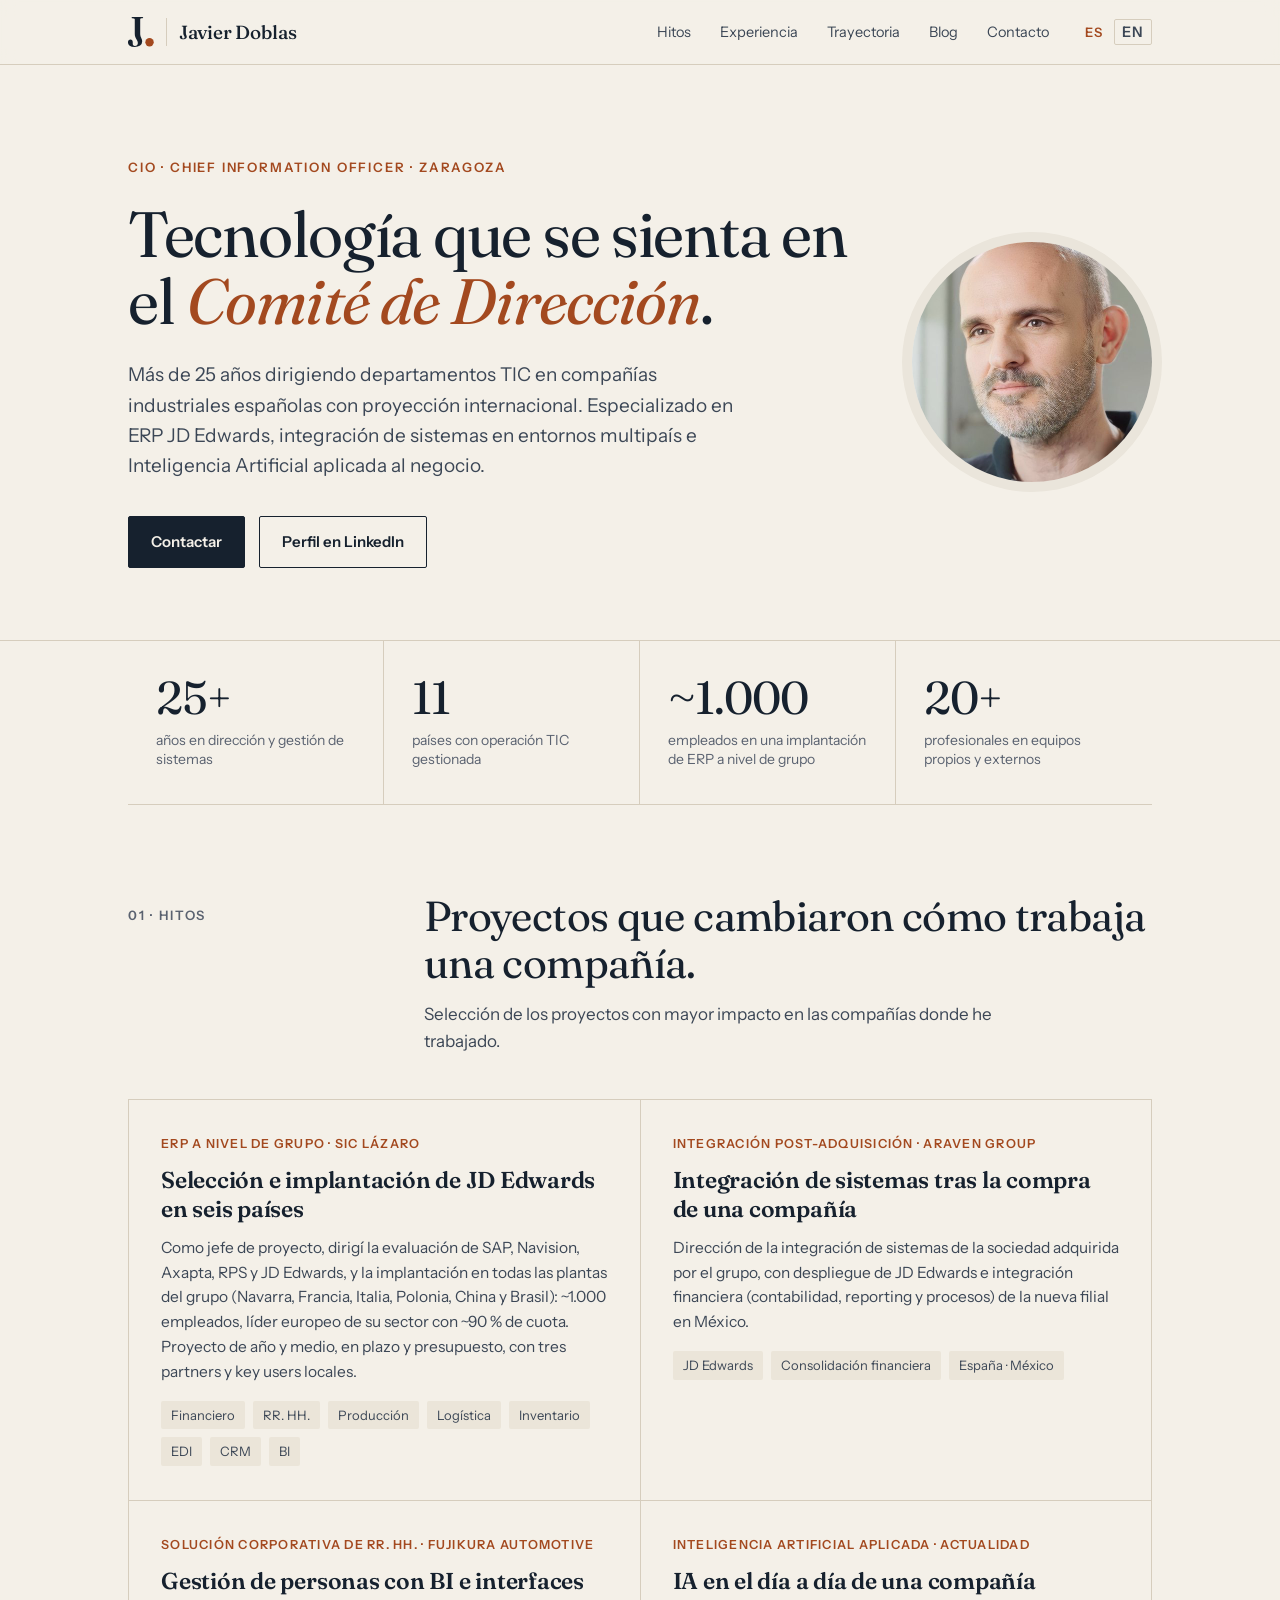
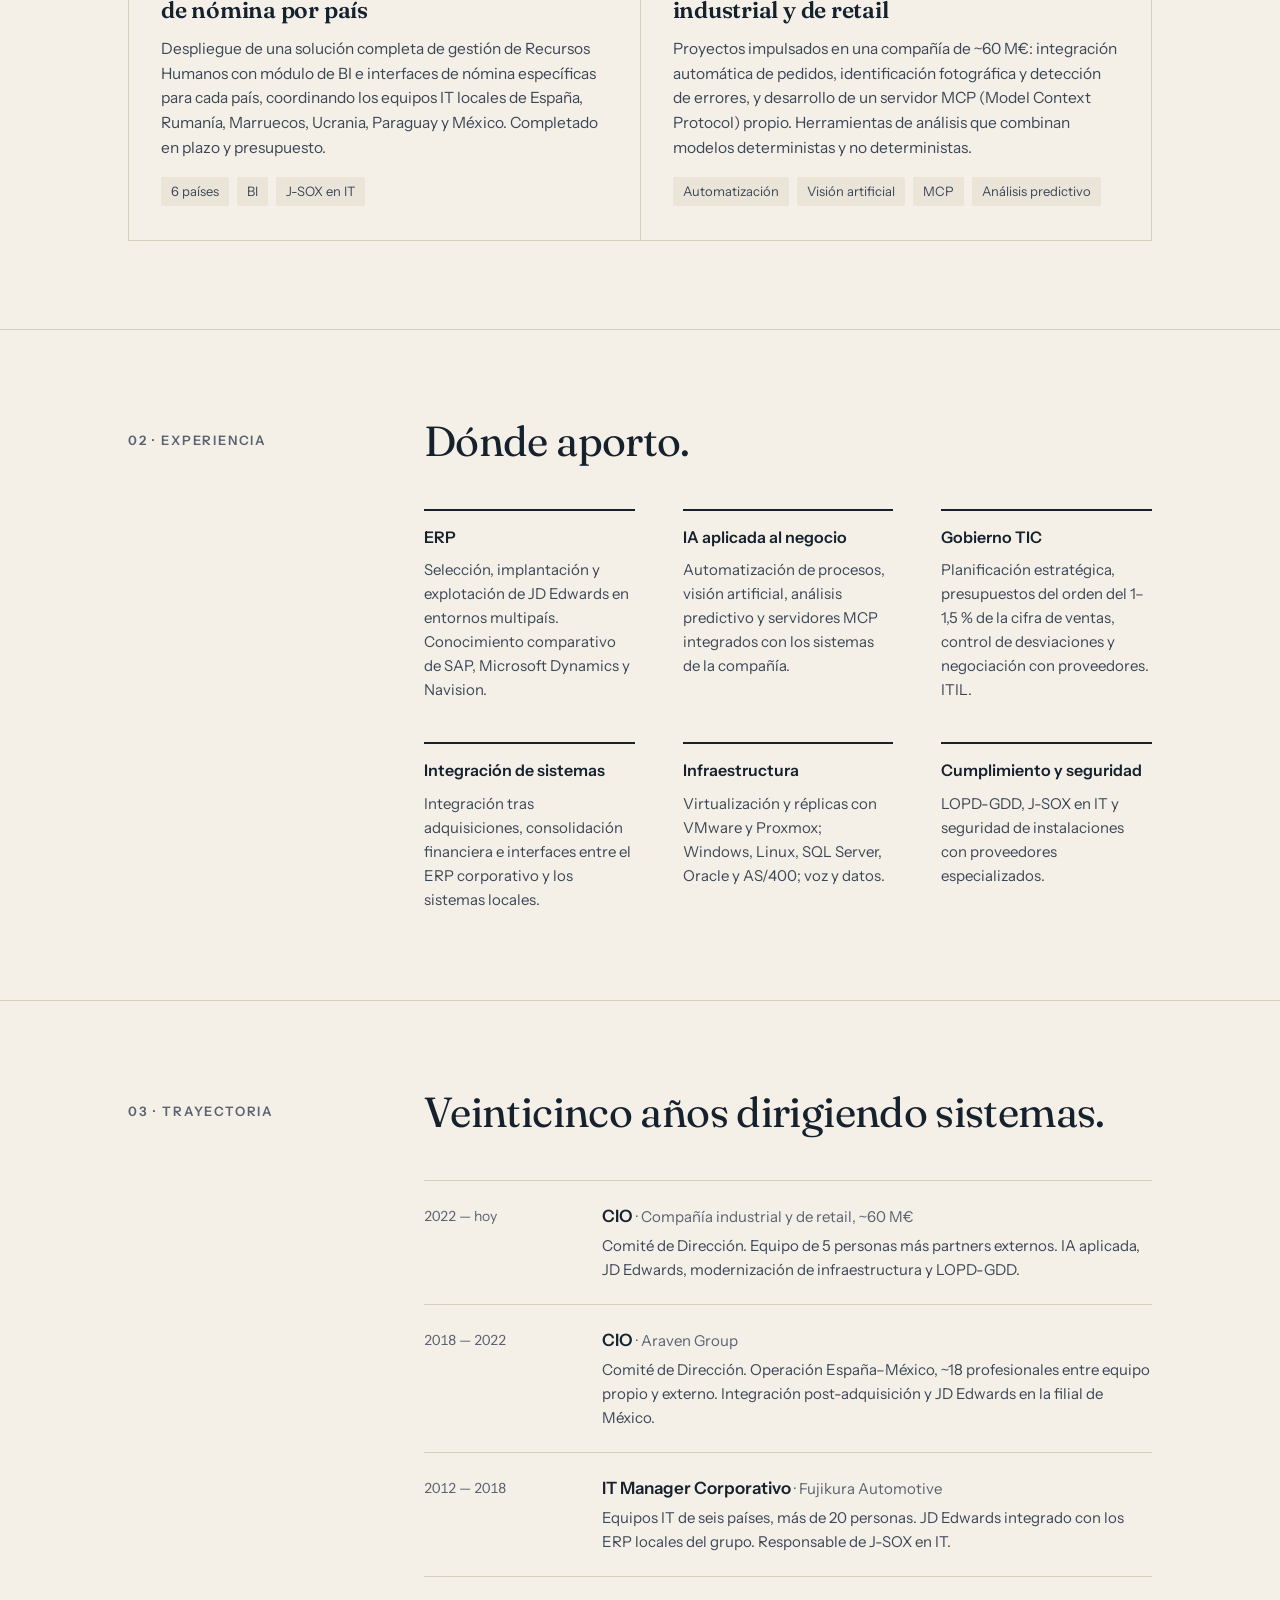
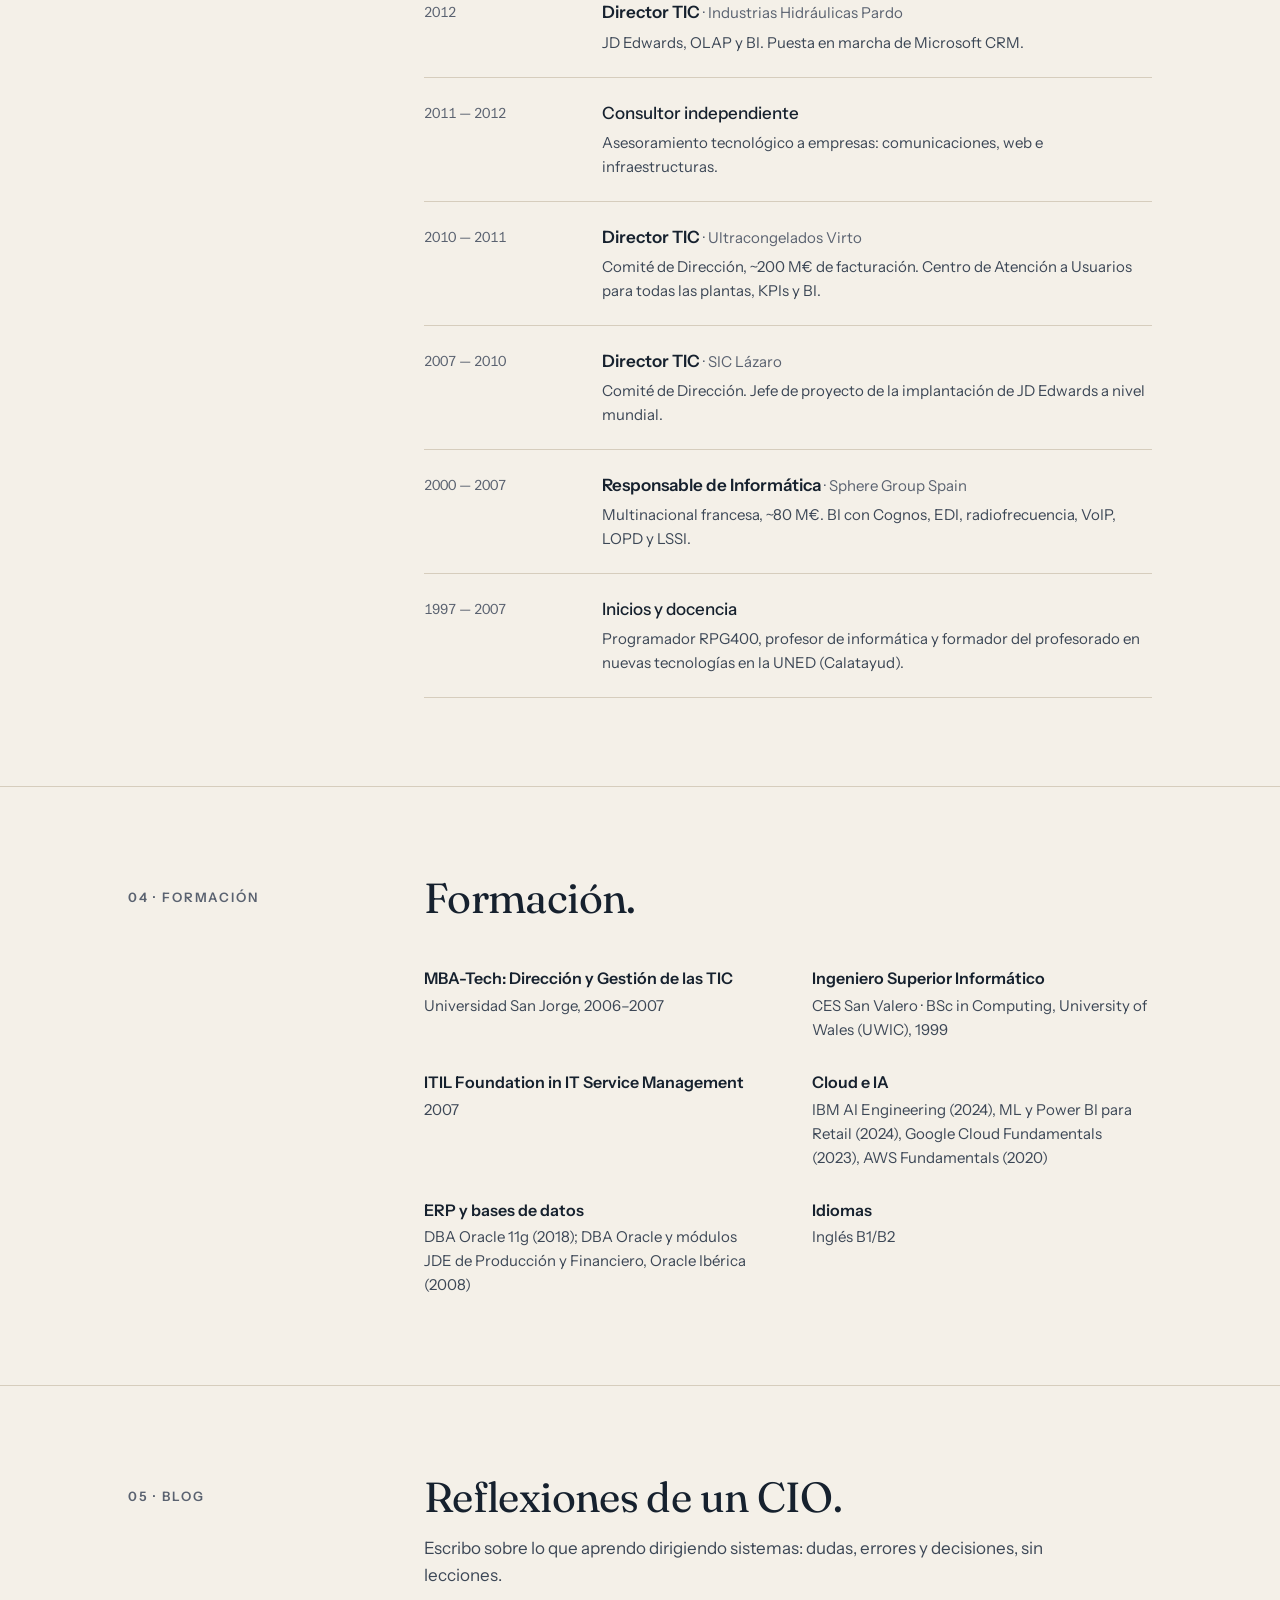
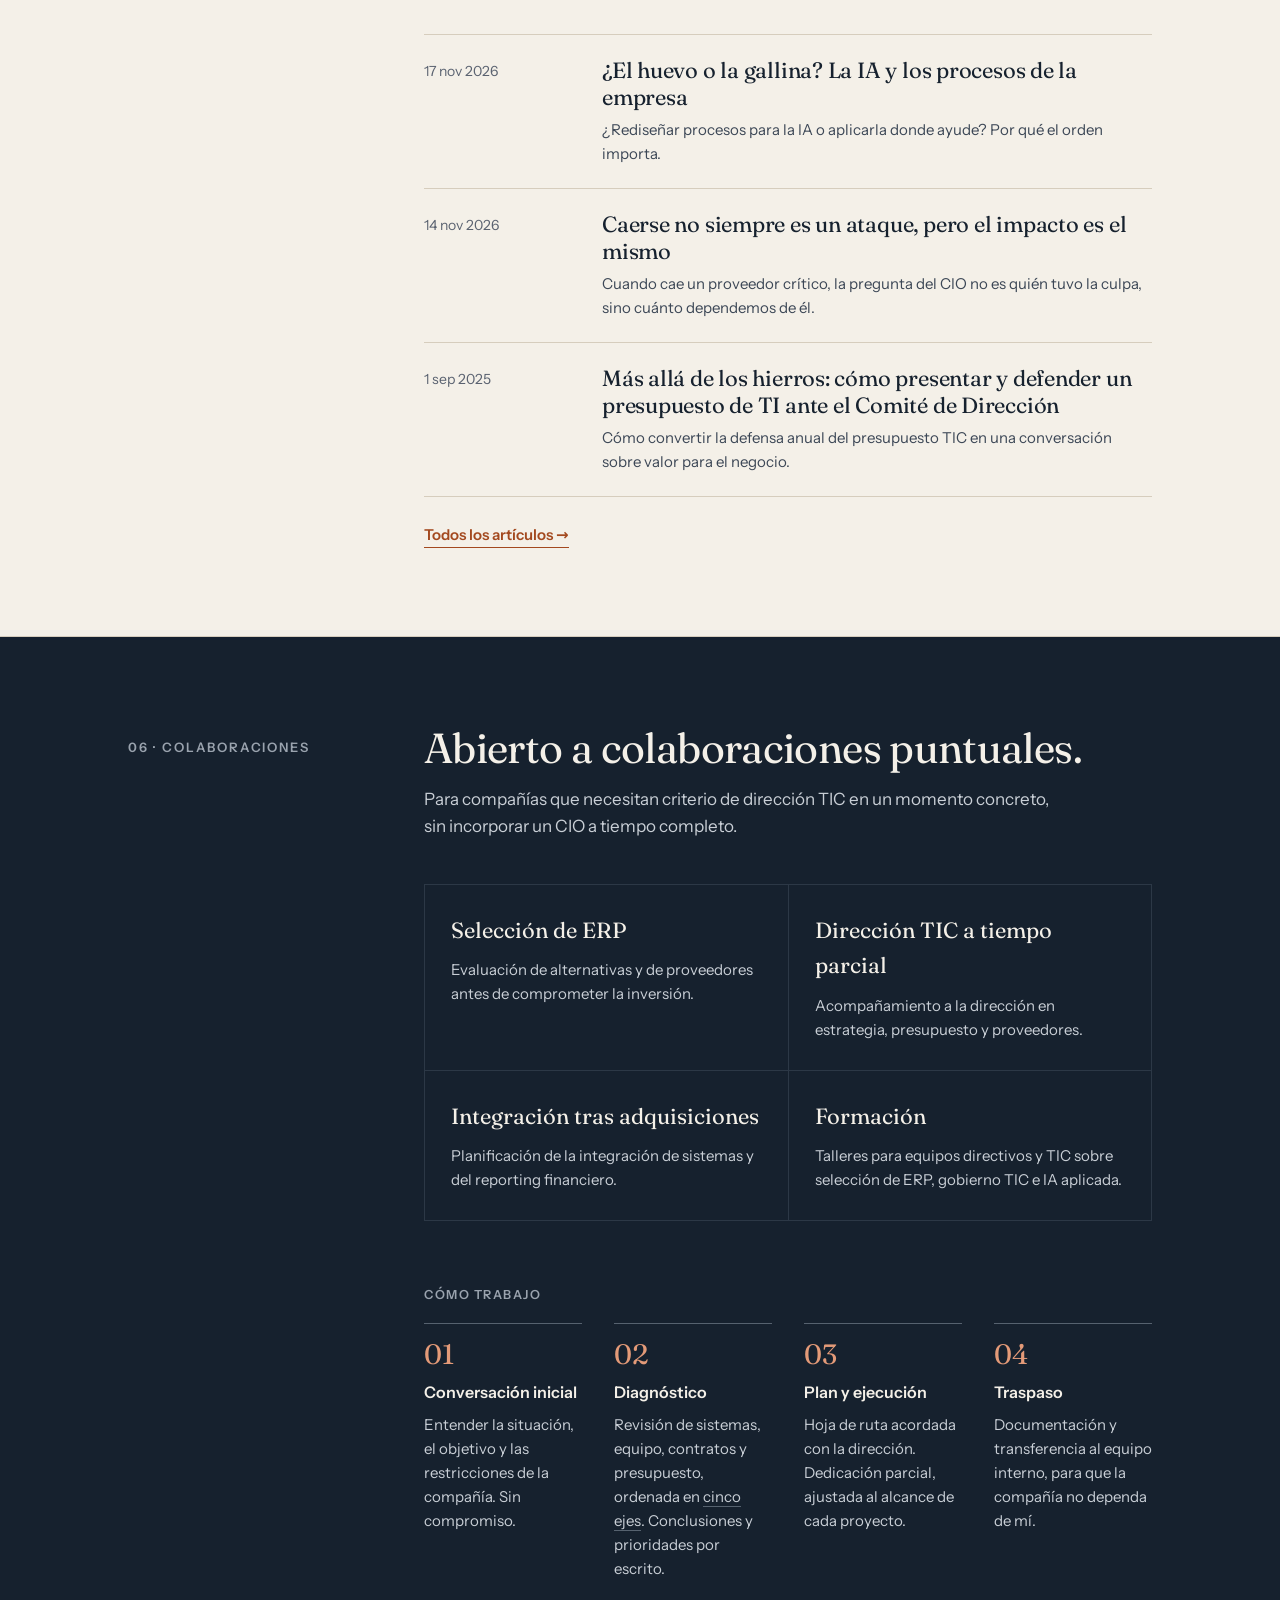
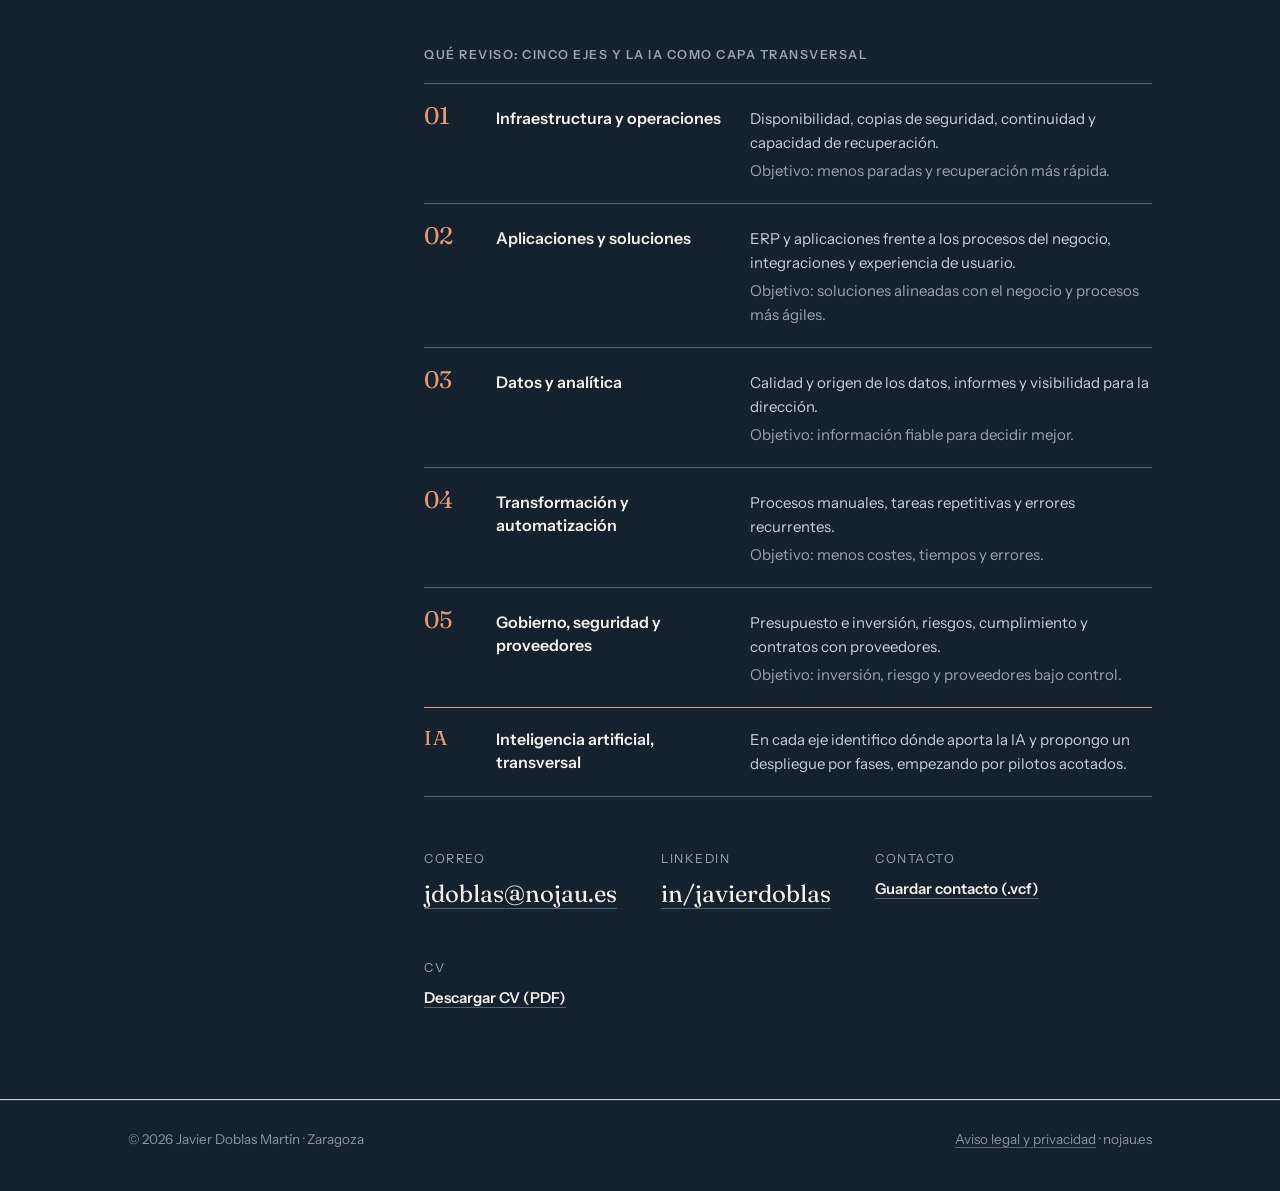
<file: index.html>
<!DOCTYPE html>
<html lang="es">
<head>
<meta charset="utf-8">
<meta name="viewport" content="width=device-width, initial-scale=1">
<title>Javier Doblas Martín · CIO · Dirección TIC, ERP e IA aplicada</title>
<meta name="description" content="Javier Doblas Martín, CIO con más de 25 años dirigiendo departamentos TIC en compañías industriales con proyección internacional. ERP JD Edwards, integración de sistemas e Inteligencia Artificial aplicada al negocio. Zaragoza.">
<meta name="author" content="Javier Doblas Martín">
<link rel="canonical" href="https://www.nojau.es/">
<link rel="alternate" hreflang="es" href="https://www.nojau.es/">
<link rel="alternate" hreflang="en" href="https://www.nojau.es/en/">
<link rel="alternate" hreflang="x-default" href="https://www.nojau.es/">
<meta property="og:type" content="profile">
<meta property="og:title" content="Javier Doblas Martín · CIO">
<meta property="og:description" content="Dirección TIC, ERP e IA aplicada para compañías industriales con proyección internacional.">
<meta property="og:url" content="https://www.nojau.es/">
<meta property="og:site_name" content="Javier Doblas">
<meta property="og:image" content="https://www.nojau.es/img/og-es.jpg">
<meta property="og:image:type" content="image/jpeg">
<meta property="og:image:width" content="1200">
<meta property="og:image:height" content="630">
<meta property="og:image:alt" content="Javier Doblas Martín, CIO. Dirección TIC, ERP e IA aplicada.">
<meta name="twitter:card" content="summary_large_image">
<meta property="og:locale" content="es_ES">
<script type="application/ld+json">
{"@context":"https://schema.org","@type":"Person","name":"Javier Doblas Martín","jobTitle":"CIO · Chief Information Officer","url":"https://www.nojau.es/","image":"https://www.nojau.es/img/javier-doblas.jpg","address":{"@type":"PostalAddress","addressLocality":"Zaragoza","addressCountry":"ES"},"sameAs":["https://www.linkedin.com/in/javierdoblas/","https://jdoblasblog.wordpress.com/"],"knowsAbout":["Dirección TIC","ERP JD Edwards","Inteligencia Artificial aplicada","Integración de sistemas","Gobierno TIC"]}
</script>
<link rel="preload" href="/fonts/fraunces-opsz-normal.woff2" as="font" type="font/woff2" crossorigin>
<link rel="preload" href="/fonts/instrument-sans-400.woff2" as="font" type="font/woff2" crossorigin>
<link rel="stylesheet" href="/assets/site.css">
<link rel="icon" href="/favicon.ico" sizes="32x32">
<link rel="icon" href="/img/icon.svg" type="image/svg+xml">
<link rel="icon" href="/img/icon-512.png" type="image/png" sizes="512x512">
<link rel="apple-touch-icon" href="/img/apple-touch-icon.png">
<meta name="theme-color" content="#16212e">
</head>
<body>
<a class="skip" href="#contenido">Saltar al contenido</a>

<header class="top">
  <div class="wrap">
    <a class="brand" href="#contenido"><svg class="brand-mark" viewBox="3.1 0 61.3 71.3" aria-hidden="true" focusable="false"><path fill="currentColor" d="M36.8 58.5Q36.8 64.3 31.9 67.8Q27.0 71.3 18.9 71.3Q11.3 71.3 7.1 68.2Q3.0 65.1 3.0 60.2Q3.0 57.2 4.6 55.4Q6.3 53.5 9.2 53.5Q11.5 53.5 12.9 55.2Q14.4 57.0 14.4 59.9V63.4Q14.4 65.9 15.6 67.4Q16.8 68.8 19.7 68.8Q22.6 68.8 24.5 67.0Q26.5 65.2 26.5 61.8Q26.5 59.4 25.4 57.1Q24.3 54.9 22.8 52.5Q21.4 50.0 20.3 47.0Q19.2 43.9 19.2 39.7V5.7Q19.2 4.7 18.7 4.1Q18.3 3.5 17.2 3.3L13.1 2.7Q12.3 2.5 12.0 2.1Q11.6 1.8 11.6 1.2Q11.6 0.6 12.1 0.3Q12.5 0.0 13.4 0.0H37.5Q38.4 0.0 38.8 0.3Q39.3 0.6 39.3 1.2Q39.3 2.2 37.7 2.7L34.2 3.2Q33.2 3.5 32.6 4.0Q32.1 4.5 32.1 5.5V39.1Q32.1 42.5 32.8 44.9Q33.5 47.4 34.4 49.5Q35.4 51.6 36.1 53.7Q36.8 55.9 36.8 58.5Z"/><circle class="brand-dot" cx="54.3" cy="60.0" r="10.0"/></svg><span class="brand-name">Javier Doblas</span></a>
    <nav aria-label="Principal">
      <a href="#hitos">Hitos</a>
      <a href="#experiencia">Experiencia</a>
      <a href="#trayectoria">Trayectoria</a>
      <a href="#blog">Blog</a>
      <a href="#colaboraciones">Contacto</a>
      <span class="lang" role="group" aria-label="Idioma"><b aria-current="page">ES</b> <a href="/en/" hreflang="en" lang="en">EN</a></span>
    </nav>
  </div>
</header>

<main id="contenido" tabindex="-1">
  <section class="hero">
    <div class="wrap">
      <div>
        <p class="eyebrow">CIO · Chief Information Officer · Zaragoza</p>
        <h1>Tecnología que se sienta en el <em>Comité de Dirección</em>.</h1>
        <p class="lead">Más de 25 años dirigiendo departamentos TIC en compañías industriales españolas con proyección internacional. Especializado en ERP JD Edwards, integración de sistemas en entornos multipaís e Inteligencia Artificial aplicada al negocio.</p>
        <div class="cta">
          <a class="btn primary" href="#colaboraciones">Contactar</a>
          <a class="btn ghost" href="https://www.linkedin.com/in/javierdoblas/" rel="noopener">Perfil en LinkedIn</a>
        </div>
      </div>
      <img class="portrait" src="/img/javier-doblas.jpg" fetchpriority="high" decoding="async" alt="Javier Doblas Martín" width="240" height="240">
    </div>
  </section>

  <div class="wrap">
    <div class="figures">
      <div class="fig"><b>25+</b><span>años en dirección y gestión de sistemas</span></div>
      <div class="fig"><b>11</b><span>países con operación TIC gestionada</span></div>
      <div class="fig"><b>~1.000</b><span>empleados en una implantación de ERP a nivel de grupo</span></div>
      <div class="fig"><b>20+</b><span>profesionales en equipos propios y externos</span></div>
    </div>
  </div>

  <section class="block" id="hitos">
    <div class="wrap">
      <div class="sec-head">
        <div class="num">01 · Hitos</div>
        <div>
          <h2>Proyectos que cambiaron cómo trabaja una compañía.</h2>
          <p>Selección de los proyectos con mayor impacto en las compañías donde he trabajado.</p>
        </div>
      </div>
      <div class="cases">
        <article class="case">
          <div class="tag">ERP a nivel de grupo · SIC Lázaro</div>
          <h3>Selección e implantación de JD Edwards en seis países</h3>
          <p>Como jefe de proyecto, dirigí la evaluación de SAP, Navision, Axapta, RPS y JD Edwards, y la implantación en todas las plantas del grupo (Navarra, Francia, Italia, Polonia, China y Brasil): ~1.000 empleados, líder europeo de su sector con ~90 % de cuota. Proyecto de año y medio, en plazo y presupuesto, con tres partners y key users locales.</p>
          <ul><li>Financiero</li><li>RR. HH.</li><li>Producción</li><li>Logística</li><li>Inventario</li><li>EDI</li><li>CRM</li><li>BI</li></ul>
        </article>
        <article class="case">
          <div class="tag">Integración post-adquisición · Araven Group</div>
          <h3>Integración de sistemas tras la compra de una compañía</h3>
          <p>Dirección de la integración de sistemas de la sociedad adquirida por el grupo, con despliegue de JD Edwards e integración financiera (contabilidad, reporting y procesos) de la nueva filial en México.</p>
          <ul><li>JD Edwards</li><li>Consolidación financiera</li><li>España · México</li></ul>
        </article>
        <article class="case">
          <div class="tag">Solución corporativa de RR. HH. · Fujikura Automotive</div>
          <h3>Gestión de personas con BI e interfaces de nómina por país</h3>
          <p>Despliegue de una solución completa de gestión de Recursos Humanos con módulo de BI e interfaces de nómina específicas para cada país, coordinando los equipos IT locales de España, Rumanía, Marruecos, Ucrania, Paraguay y México. Completado en plazo y presupuesto.</p>
          <ul><li>6 países</li><li>BI</li><li>J-SOX en IT</li></ul>
        </article>
        <article class="case">
          <div class="tag">Inteligencia Artificial aplicada · Actualidad</div>
          <h3>IA en el día a día de una compañía industrial y de retail</h3>
          <p>Proyectos impulsados en una compañía de ~60 M€: integración automática de pedidos, identificación fotográfica y detección de errores, y desarrollo de un servidor MCP (Model Context Protocol) propio. Herramientas de análisis que combinan modelos deterministas y no deterministas.</p>
          <ul><li>Automatización</li><li>Visión artificial</li><li>MCP</li><li>Análisis predictivo</li></ul>
        </article>
      </div>
    </div>
  </section>

  <section class="block" id="experiencia">
    <div class="wrap">
      <div class="sec-head">
        <div class="num">02 · Experiencia</div>
        <div><h2>Dónde aporto.</h2></div>
      </div>
      <div class="areas">
        <div class="area"><h3>ERP</h3><p>Selección, implantación y explotación de JD Edwards en entornos multipaís. Conocimiento comparativo de SAP, Microsoft Dynamics y Navision.</p></div>
        <div class="area"><h3>IA aplicada al negocio</h3><p>Automatización de procesos, visión artificial, análisis predictivo y servidores MCP integrados con los sistemas de la compañía.</p></div>
        <div class="area"><h3>Gobierno TIC</h3><p>Planificación estratégica, presupuestos del orden del 1–1,5 % de la cifra de ventas, control de desviaciones y negociación con proveedores. ITIL.</p></div>
        <div class="area"><h3>Integración de sistemas</h3><p>Integración tras adquisiciones, consolidación financiera e interfaces entre el ERP corporativo y los sistemas locales.</p></div>
        <div class="area"><h3>Infraestructura</h3><p>Virtualización y réplicas con VMware y Proxmox; Windows, Linux, SQL Server, Oracle y AS/400; voz y datos.</p></div>
        <div class="area"><h3>Cumplimiento y seguridad</h3><p>LOPD-GDD, J-SOX en IT y seguridad de instalaciones con proveedores especializados.</p></div>
      </div>
    </div>
  </section>

  <section class="block" id="trayectoria">
    <div class="wrap">
      <div class="sec-head">
        <div class="num">03 · Trayectoria</div>
        <div><h2>Veinticinco años dirigiendo sistemas.</h2></div>
      </div>
      <div class="timeline">
        <div class="row"><div class="when">2022 — hoy</div><div><h3>CIO <small>· Compañía industrial y de retail, ~60 M€</small></h3><p>Comité de Dirección. Equipo de 5 personas más partners externos. IA aplicada, JD Edwards, modernización de infraestructura y LOPD-GDD.</p></div></div>
        <div class="row"><div class="when">2018 — 2022</div><div><h3>CIO <small>· Araven Group</small></h3><p>Comité de Dirección. Operación España–México, ~18 profesionales entre equipo propio y externo. Integración post-adquisición y JD Edwards en la filial de México.</p></div></div>
        <div class="row"><div class="when">2012 — 2018</div><div><h3>IT Manager Corporativo <small>· Fujikura Automotive</small></h3><p>Equipos IT de seis países, más de 20 personas. JD Edwards integrado con los ERP locales del grupo. Responsable de J-SOX en IT.</p></div></div>
        <div class="row"><div class="when">2012</div><div><h3>Director TIC <small>· Industrias Hidráulicas Pardo</small></h3><p>JD Edwards, OLAP y BI. Puesta en marcha de Microsoft CRM.</p></div></div>
        <div class="row minor"><div class="when">2011 — 2012</div><div><h3>Consultor independiente</h3><p>Asesoramiento tecnológico a empresas: comunicaciones, web e infraestructuras.</p></div></div>
        <div class="row"><div class="when">2010 — 2011</div><div><h3>Director TIC <small>· Ultracongelados Virto</small></h3><p>Comité de Dirección, ~200 M€ de facturación. Centro de Atención a Usuarios para todas las plantas, KPIs y BI.</p></div></div>
        <div class="row"><div class="when">2007 — 2010</div><div><h3>Director TIC <small>· SIC Lázaro</small></h3><p>Comité de Dirección. Jefe de proyecto de la implantación de JD Edwards a nivel mundial.</p></div></div>
        <div class="row"><div class="when">2000 — 2007</div><div><h3>Responsable de Informática <small>· Sphere Group Spain</small></h3><p>Multinacional francesa, ~80 M€. BI con Cognos, EDI, radiofrecuencia, VoIP, LOPD y LSSI.</p></div></div>
        <div class="row minor"><div class="when">1997 — 2007</div><div><h3>Inicios y docencia</h3><p>Programador RPG400, profesor de informática y formador del profesorado en nuevas tecnologías en la UNED (Calatayud).</p></div></div>
      </div>
    </div>
  </section>

  <section class="block" id="formacion">
    <div class="wrap">
      <div class="sec-head">
        <div class="num">04 · Formación</div>
        <div><h2>Formación.</h2></div>
      </div>
      <div class="edu">
        <div><b>MBA-Tech: Dirección y Gestión de las TIC</b>Universidad San Jorge, 2006–2007</div>
        <div><b>Ingeniero Superior Informático</b>CES San Valero · BSc in Computing, University of Wales (UWIC), 1999</div>
        <div><b>ITIL Foundation in IT Service Management</b>2007</div>
        <div><b>Cloud e IA</b>IBM AI Engineering (2024), ML y Power BI para Retail (2024), Google Cloud Fundamentals (2023), AWS Fundamentals (2020)</div>
        <div><b>ERP y bases de datos</b>DBA Oracle 11g (2018); DBA Oracle y módulos JDE de Producción y Financiero, Oracle Ibérica (2008)</div>
        <div><b>Idiomas</b>Inglés B1/B2</div>
      </div>
    </div>
  </section>

  <section class="block" id="blog">
    <div class="wrap">
      <div class="sec-head">
        <div class="num">05 · Blog</div>
        <div>
          <h2>Reflexiones de un CIO.</h2>
          <p>Escribo sobre lo que aprendo dirigiendo sistemas: dudas, errores y decisiones, sin lecciones.</p>
        </div>
      </div>
      <div class="posts">
<!-- BLOG:START -->
        <a class="post" href="https://jdoblasblog.wordpress.com/2026/11/17/el-huevo-o-la-gallina-la-ia-y-los-procesos-de-la-empresa/" rel="noopener"><time datetime="2026-11-17">17 nov 2026</time><div><h3>¿El huevo o la gallina? La IA y los procesos de la empresa</h3><p>¿Rediseñar procesos para la IA o aplicarla donde ayude? Por qué el orden importa.</p></div></a>
        <a class="post" href="https://jdoblasblog.wordpress.com/2026/11/14/caerse-no-siempre-es-un-ataque-pero-el-impacto-es-el-mismo/" rel="noopener"><time datetime="2026-11-14">14 nov 2026</time><div><h3>Caerse no siempre es un ataque, pero el impacto es el mismo</h3><p>Cuando cae un proveedor crítico, la pregunta del CIO no es quién tuvo la culpa, sino cuánto dependemos de él.</p></div></a>
        <a class="post" href="https://jdoblasblog.wordpress.com/2025/09/01/mas-alla-de-los-hierros-como-presentar-y-defender-un-presupuesto-de-ti-ante-el-comite-de-direccion/" rel="noopener"><time datetime="2025-09-01">1 sep 2025</time><div><h3>Más allá de los hierros: cómo presentar y defender un presupuesto de TI ante el Comité de Dirección</h3><p>Cómo convertir la defensa anual del presupuesto TIC en una conversación sobre valor para el negocio.</p></div></a>
<!-- BLOG:END -->
      </div>
      <a class="more" href="https://jdoblasblog.wordpress.com/" rel="noopener">Todos los artículos →</a>
    </div>
  </section>

  <section class="block collab" id="colaboraciones">
    <div class="wrap">
      <div class="sec-head">
        <div class="num">06 · Colaboraciones</div>
        <div>
          <h2>Abierto a colaboraciones puntuales.</h2>
          <p>Para compañías que necesitan criterio de dirección TIC en un momento concreto, sin incorporar un CIO a tiempo completo.</p>
        </div>
      </div>
      <div class="collab-list">
        <div><h3>Selección de ERP</h3><p>Evaluación de alternativas y de proveedores antes de comprometer la inversión.</p></div>
        <div><h3>Dirección TIC a tiempo parcial</h3><p>Acompañamiento a la dirección en estrategia, presupuesto y proveedores.</p></div>
        <div><h3>Integración tras adquisiciones</h3><p>Planificación de la integración de sistemas y del reporting financiero.</p></div>
        <div><h3>Formación</h3><p>Talleres para equipos directivos y TIC sobre selección de ERP, gobierno TIC e IA aplicada.</p></div>
      </div>
      <h3 class="steps-title">Cómo trabajo</h3>
      <ol class="steps"><li><b>01</b><h3>Conversación inicial</h3><p>Entender la situación, el objetivo y las restricciones de la compañía. Sin compromiso.</p></li><li><b>02</b><h3>Diagnóstico</h3><p>Revisión de sistemas, equipo, contratos y presupuesto, ordenada en <a href="#ejes">cinco ejes</a>. Conclusiones y prioridades por escrito.</p></li><li><b>03</b><h3>Plan y ejecución</h3><p>Hoja de ruta acordada con la dirección. Dedicación parcial, ajustada al alcance de cada proyecto.</p></li><li><b>04</b><h3>Traspaso</h3><p>Documentación y transferencia al equipo interno, para que la compañía no dependa de mí.</p></li></ol>
      <h3 class="steps-title" id="ejes">Qué reviso: cinco ejes y la IA como capa transversal</h3>
      <ol class="ejes">
        <li><b>01</b><h4>Infraestructura y operaciones</h4><p>Disponibilidad, copias de seguridad, continuidad y capacidad de recuperación.<span>Objetivo: menos paradas y recuperación más rápida.</span></p></li>
        <li><b>02</b><h4>Aplicaciones y soluciones</h4><p>ERP y aplicaciones frente a los procesos del negocio, integraciones y experiencia de usuario.<span>Objetivo: soluciones alineadas con el negocio y procesos más ágiles.</span></p></li>
        <li><b>03</b><h4>Datos y analítica</h4><p>Calidad y origen de los datos, informes y visibilidad para la dirección.<span>Objetivo: información fiable para decidir mejor.</span></p></li>
        <li><b>04</b><h4>Transformación y automatización</h4><p>Procesos manuales, tareas repetitivas y errores recurrentes.<span>Objetivo: menos costes, tiempos y errores.</span></p></li>
        <li><b>05</b><h4>Gobierno, seguridad y proveedores</h4><p>Presupuesto e inversión, riesgos, cumplimiento y contratos con proveedores.<span>Objetivo: inversión, riesgo y proveedores bajo control.</span></p></li>
        <li class="ia"><b>IA</b><h4>Inteligencia artificial, transversal</h4><p>En cada eje identifico dónde aporta la IA y propongo un despliegue por fases, empezando por pilotos acotados.</p></li>
      </ol>
      <div class="contact">
        <div><span class="label">Correo</span><a class="js-mail" data-u="jdoblas" data-d="nojau.es" href="#colaboraciones">jdoblas [arroba] nojau.es</a></div>
        <div><span class="label">LinkedIn</span><a href="https://www.linkedin.com/in/javierdoblas/" rel="noopener">in/javierdoblas</a></div>
        <div><span class="label">Contacto</span><a class="vcf" href="/contacto/javier-doblas.vcf" download>Guardar contacto (.vcf)</a></div>
        <div><span class="label">CV</span><a class="vcf" href="/cv/javier-doblas-cv-es.pdf" download>Descargar CV (PDF)</a></div>
      </div>
    </div>
  </section>
</main>

<footer>
  <div class="wrap">
    <span>© 2026 Javier Doblas Martín · Zaragoza</span>
    <span><a href="/legal/">Aviso legal y privacidad</a> · nojau.es</span>
  </div>
</footer>
<script>
document.querySelectorAll('.js-mail').forEach(function(a){var e=a.dataset.u+'@'+a.dataset.d;a.href='mailto:'+e;a.textContent=e;});
</script>
<script data-goatcounter="https://nojau.goatcounter.com/count" async src="https://gc.zgo.at/count.js"></script>
</body>
</html>
</file>
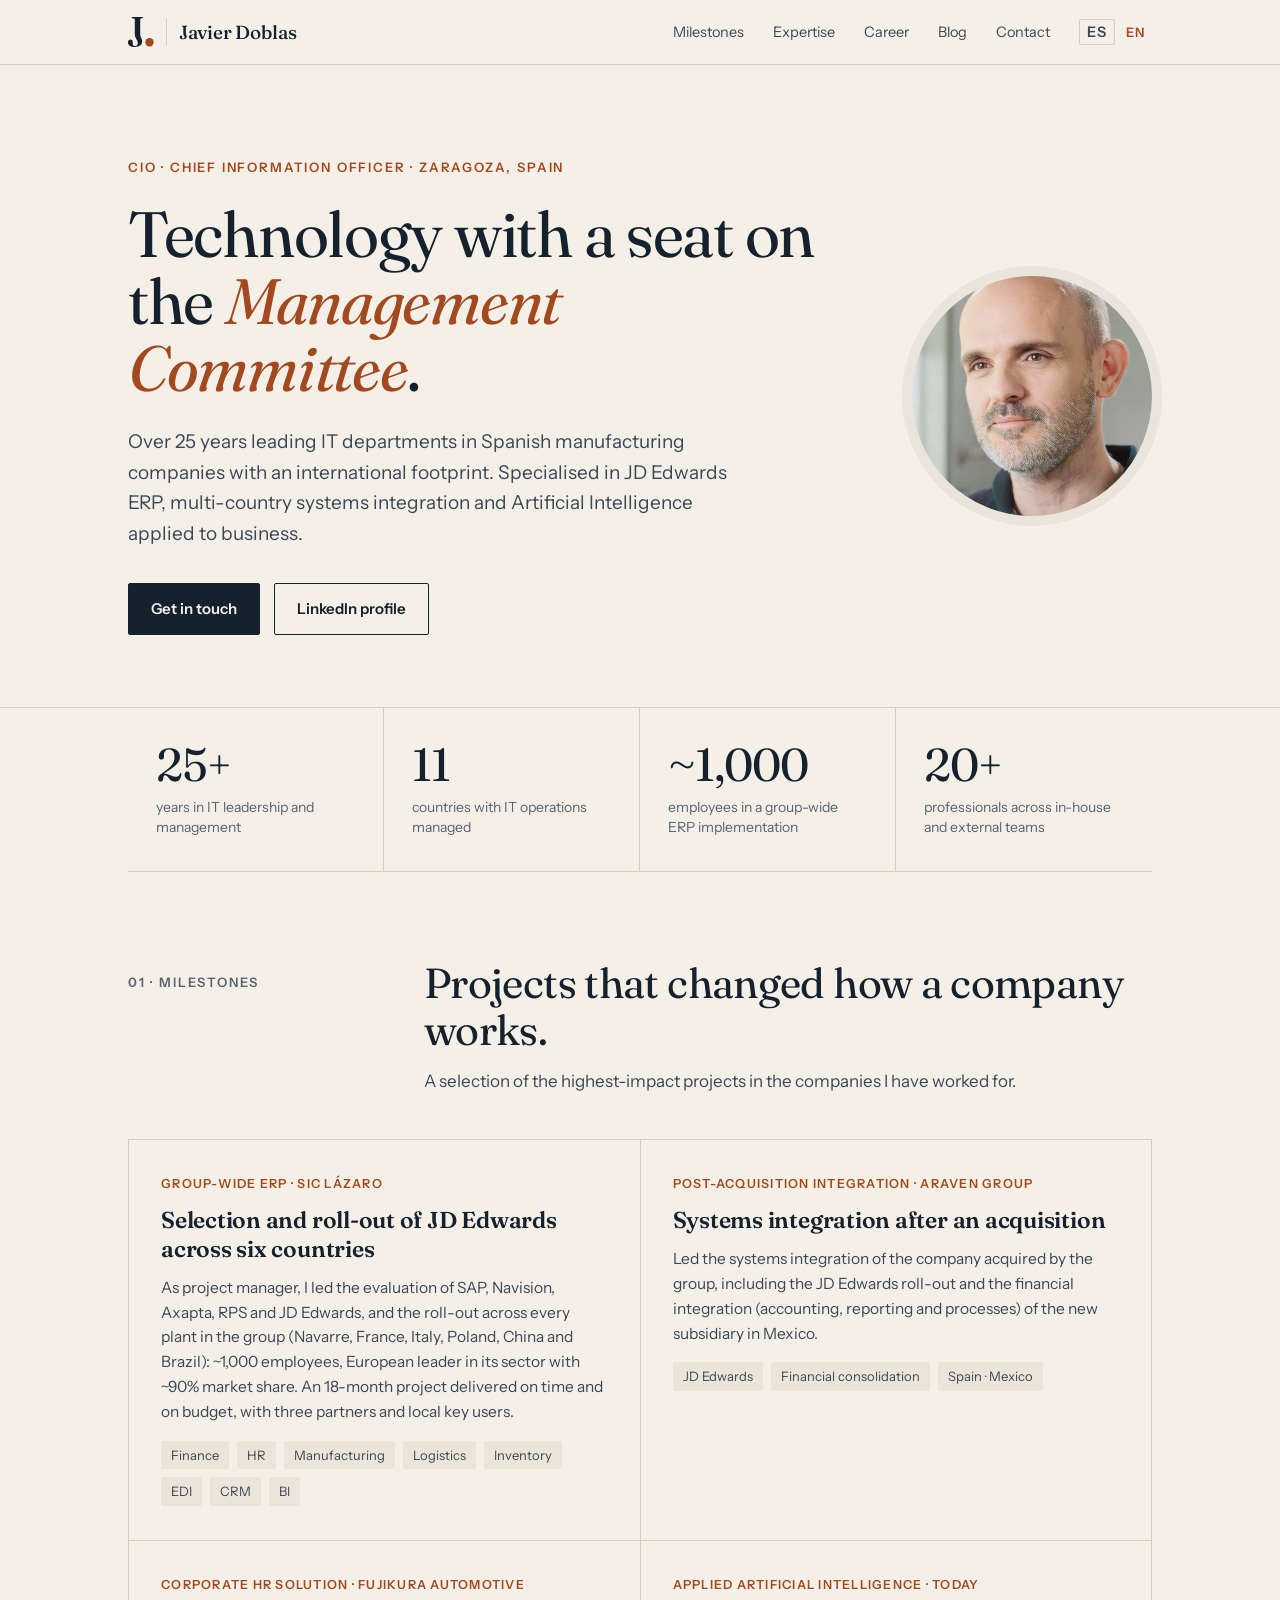
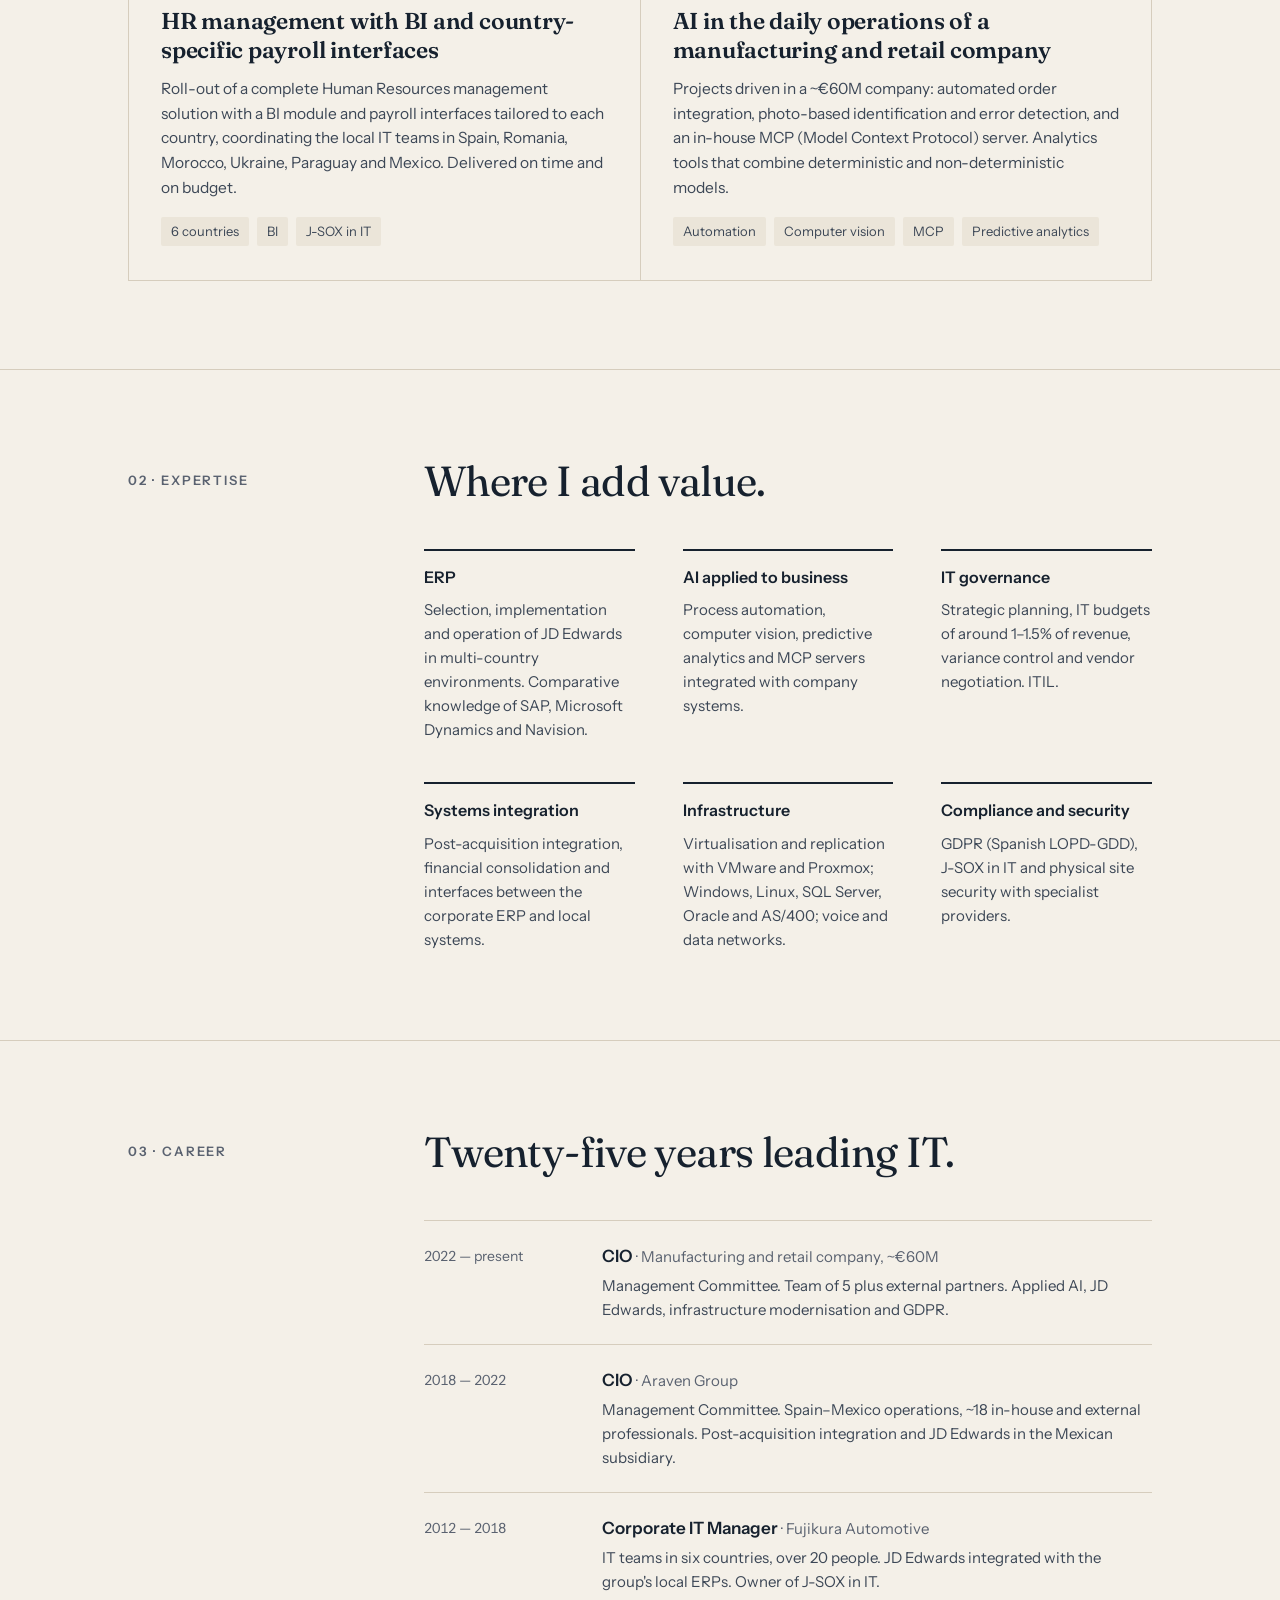
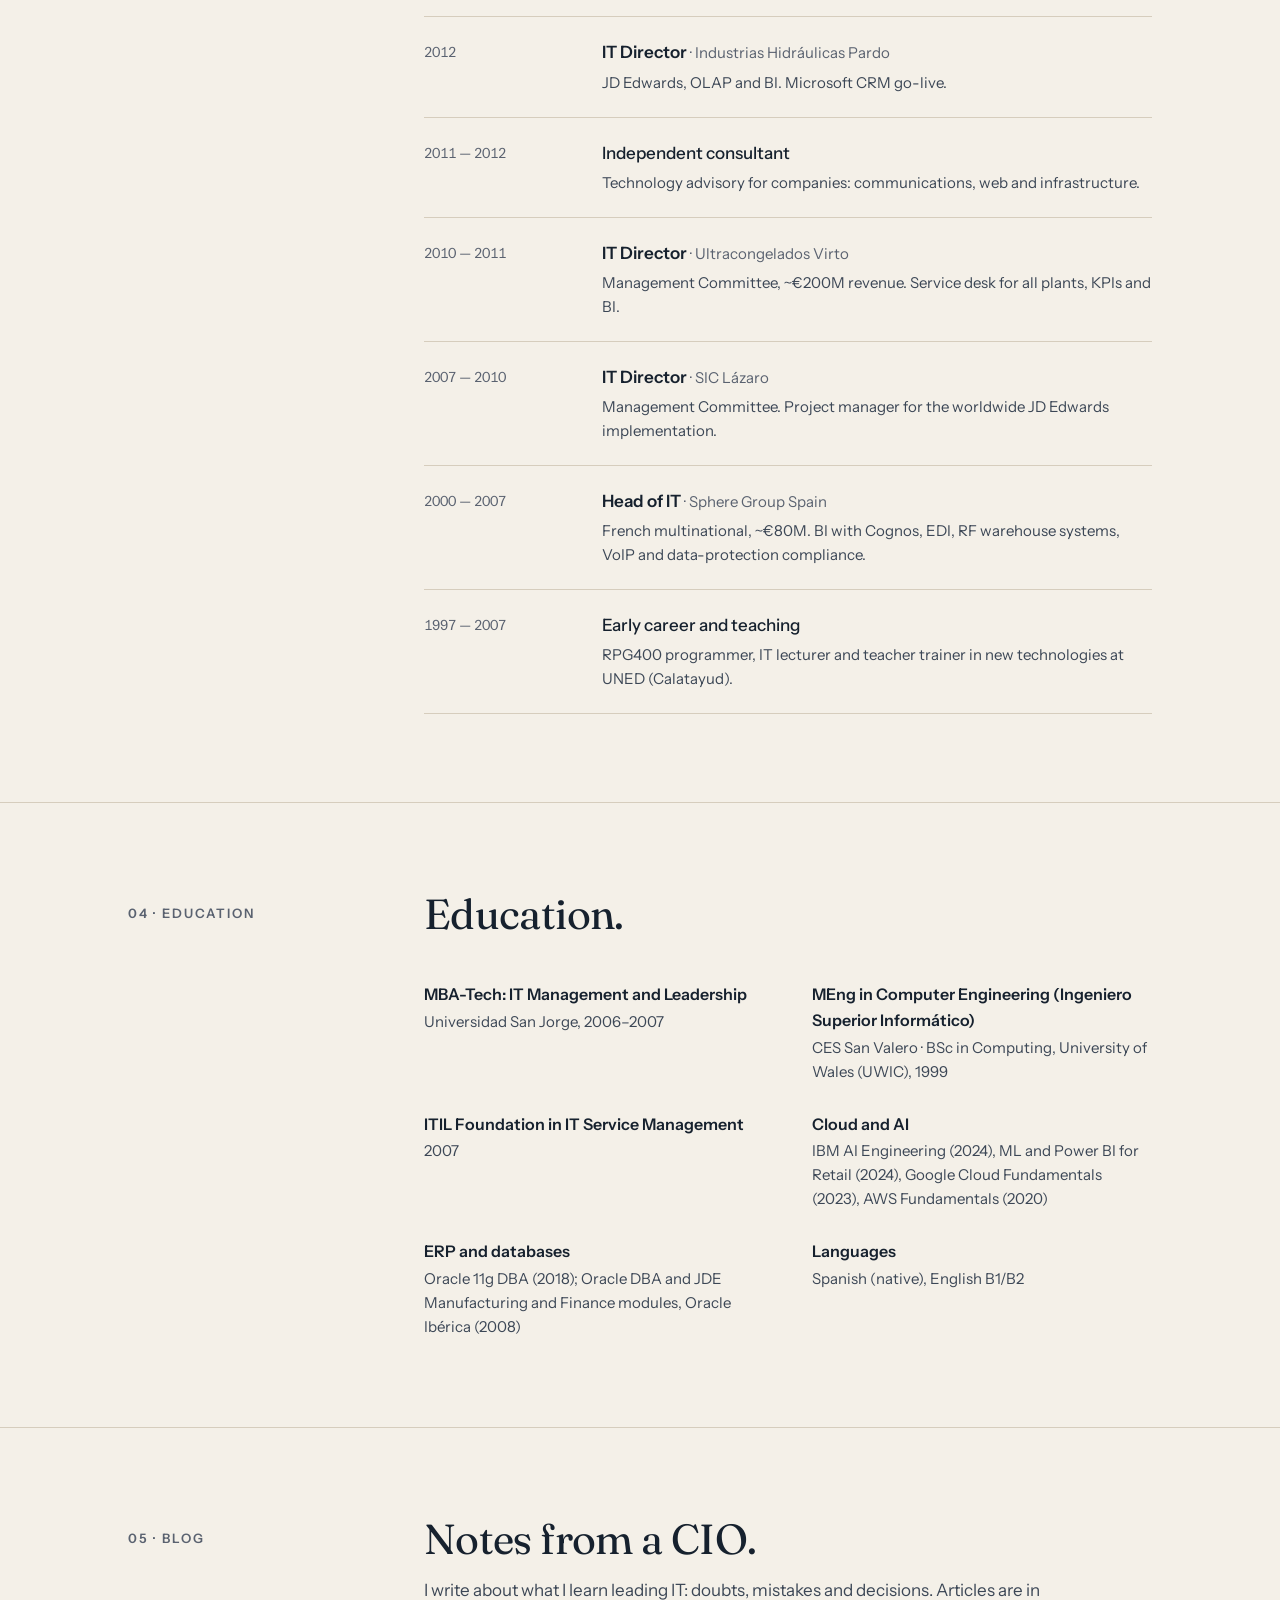
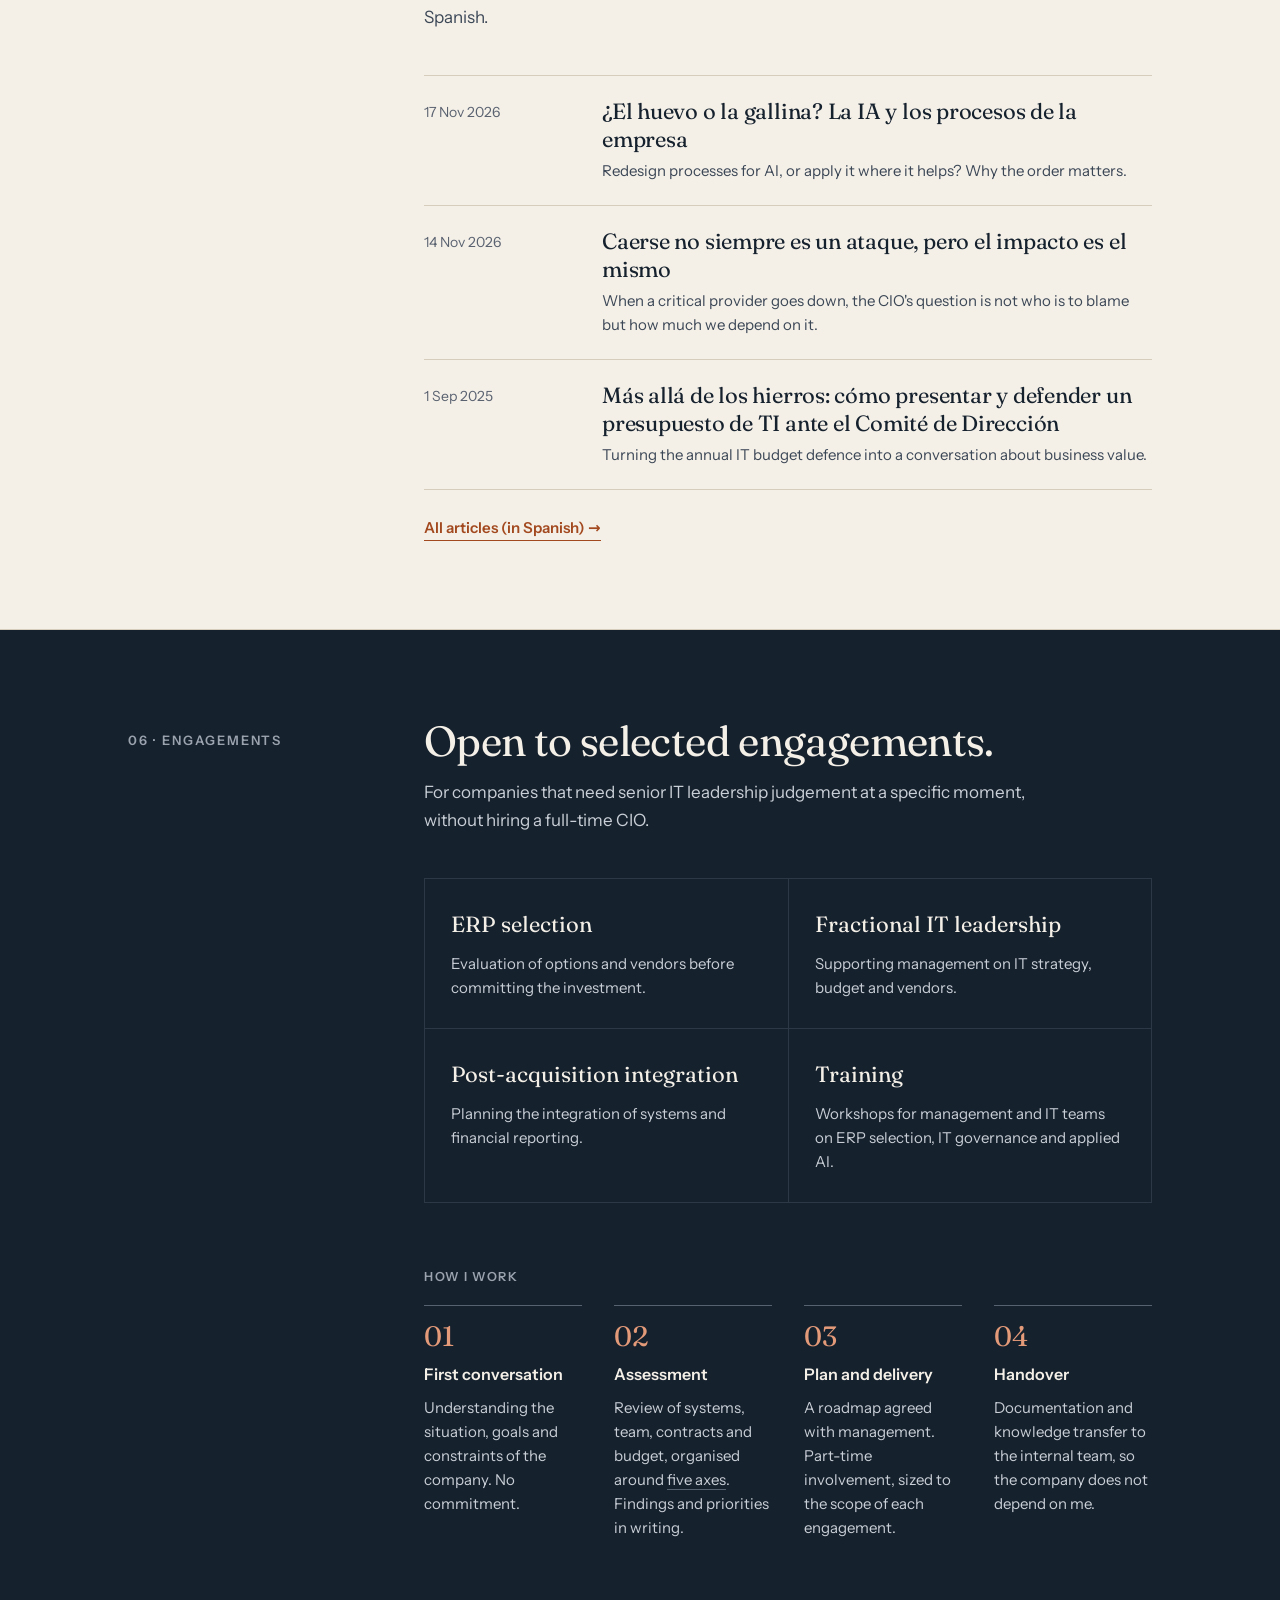
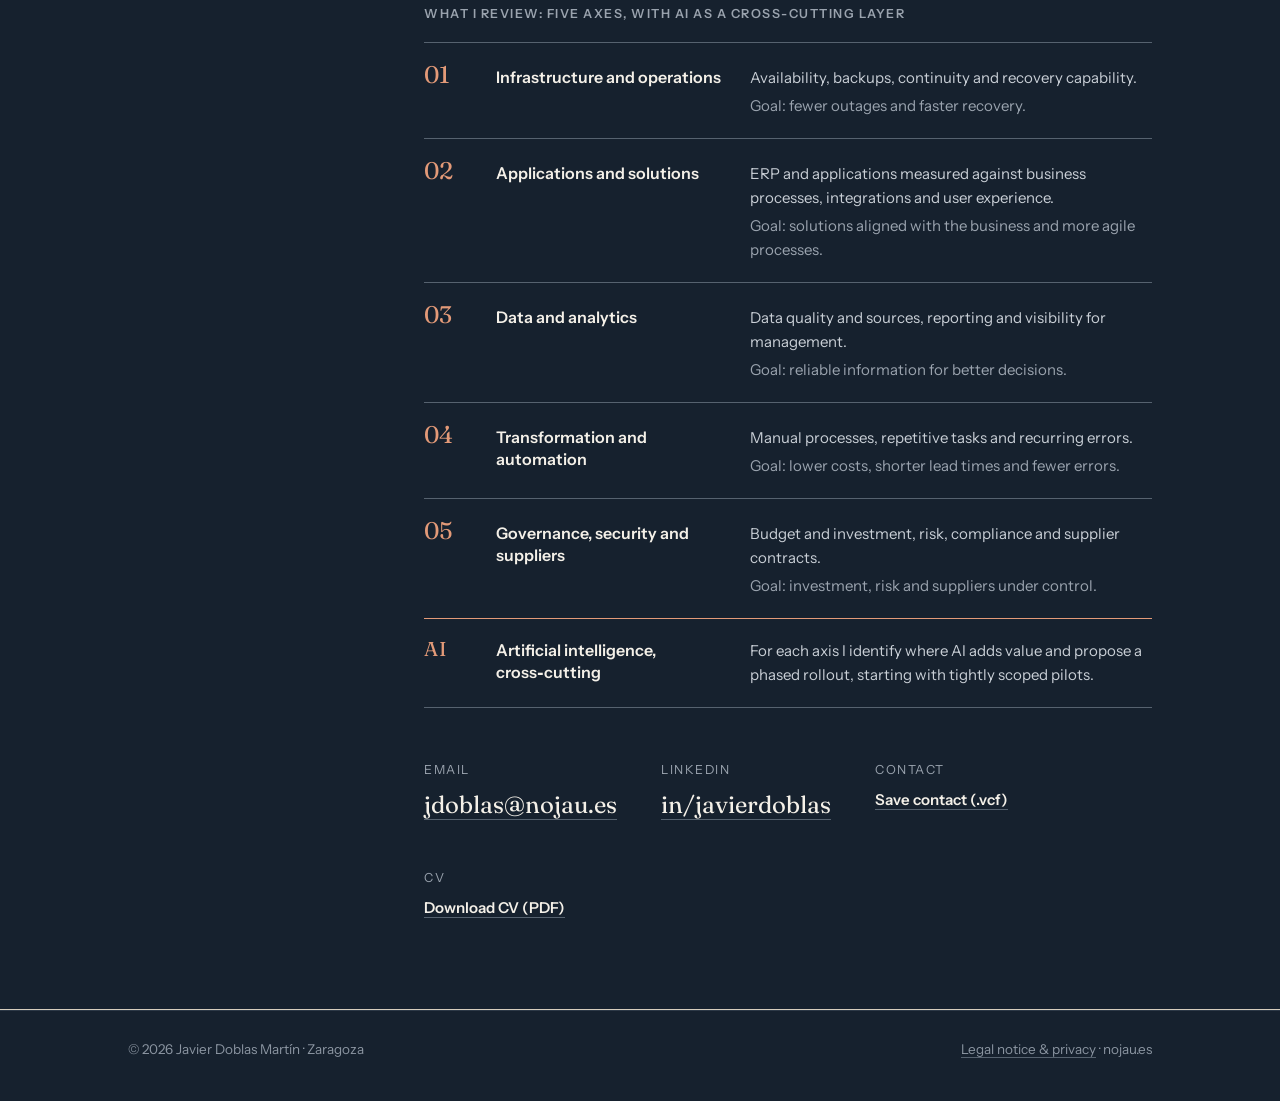
<file: en/index.html>
<!DOCTYPE html>
<html lang="en">
<head>
<meta charset="utf-8">
<meta name="viewport" content="width=device-width, initial-scale=1">
<title>Javier Doblas Martín · CIO · IT Leadership, ERP and Applied AI</title>
<meta name="description" content="Javier Doblas Martín, CIO with over 25 years leading IT departments in international manufacturing companies. JD Edwards ERP, systems integration and Artificial Intelligence applied to business. Zaragoza, Spain.">
<meta name="author" content="Javier Doblas Martín">
<link rel="canonical" href="https://www.nojau.es/en/">
<link rel="alternate" hreflang="es" href="https://www.nojau.es/">
<link rel="alternate" hreflang="en" href="https://www.nojau.es/en/">
<link rel="alternate" hreflang="x-default" href="https://www.nojau.es/">
<meta property="og:type" content="profile">
<meta property="og:title" content="Javier Doblas Martín · CIO">
<meta property="og:description" content="IT leadership, ERP and applied AI for international manufacturing companies.">
<meta property="og:url" content="https://www.nojau.es/en/">
<meta property="og:site_name" content="Javier Doblas">
<meta property="og:image" content="https://www.nojau.es/img/og-en.jpg">
<meta property="og:image:type" content="image/jpeg">
<meta property="og:image:width" content="1200">
<meta property="og:image:height" content="630">
<meta property="og:image:alt" content="Javier Doblas Martín, CIO. IT leadership, ERP and applied AI.">
<meta name="twitter:card" content="summary_large_image">
<meta property="og:locale" content="en_GB">
<script type="application/ld+json">
{"@context":"https://schema.org","@type":"Person","name":"Javier Doblas Martín","jobTitle":"CIO · Chief Information Officer","url":"https://www.nojau.es/en/","image":"https://www.nojau.es/img/javier-doblas.jpg","address":{"@type":"PostalAddress","addressLocality":"Zaragoza","addressCountry":"ES"},"sameAs":["https://www.linkedin.com/in/javierdoblas/","https://jdoblasblog.wordpress.com/"],"knowsAbout":["IT leadership","JD Edwards ERP","Applied Artificial Intelligence","Systems integration","IT governance"]}
</script>
<link rel="preload" href="/fonts/fraunces-opsz-normal.woff2" as="font" type="font/woff2" crossorigin>
<link rel="preload" href="/fonts/instrument-sans-400.woff2" as="font" type="font/woff2" crossorigin>
<link rel="stylesheet" href="/assets/site.css">
<link rel="icon" href="/favicon.ico" sizes="32x32">
<link rel="icon" href="/img/icon.svg" type="image/svg+xml">
<link rel="icon" href="/img/icon-512.png" type="image/png" sizes="512x512">
<link rel="apple-touch-icon" href="/img/apple-touch-icon.png">
<meta name="theme-color" content="#16212e">
</head>
<body>
<a class="skip" href="#contenido">Skip to content</a>

<header class="top">
  <div class="wrap">
    <a class="brand" href="#contenido"><svg class="brand-mark" viewBox="3.1 0 61.3 71.3" aria-hidden="true" focusable="false"><path fill="currentColor" d="M36.8 58.5Q36.8 64.3 31.9 67.8Q27.0 71.3 18.9 71.3Q11.3 71.3 7.1 68.2Q3.0 65.1 3.0 60.2Q3.0 57.2 4.6 55.4Q6.3 53.5 9.2 53.5Q11.5 53.5 12.9 55.2Q14.4 57.0 14.4 59.9V63.4Q14.4 65.9 15.6 67.4Q16.8 68.8 19.7 68.8Q22.6 68.8 24.5 67.0Q26.5 65.2 26.5 61.8Q26.5 59.4 25.4 57.1Q24.3 54.9 22.8 52.5Q21.4 50.0 20.3 47.0Q19.2 43.9 19.2 39.7V5.7Q19.2 4.7 18.7 4.1Q18.3 3.5 17.2 3.3L13.1 2.7Q12.3 2.5 12.0 2.1Q11.6 1.8 11.6 1.2Q11.6 0.6 12.1 0.3Q12.5 0.0 13.4 0.0H37.5Q38.4 0.0 38.8 0.3Q39.3 0.6 39.3 1.2Q39.3 2.2 37.7 2.7L34.2 3.2Q33.2 3.5 32.6 4.0Q32.1 4.5 32.1 5.5V39.1Q32.1 42.5 32.8 44.9Q33.5 47.4 34.4 49.5Q35.4 51.6 36.1 53.7Q36.8 55.9 36.8 58.5Z"/><circle class="brand-dot" cx="54.3" cy="60.0" r="10.0"/></svg><span class="brand-name">Javier Doblas</span></a>
    <nav aria-label="Main">
      <a href="#hitos">Milestones</a>
      <a href="#experiencia">Expertise</a>
      <a href="#trayectoria">Career</a>
      <a href="#blog">Blog</a>
      <a href="#colaboraciones">Contact</a>
      <span class="lang" role="group" aria-label="Language"><a href="/" hreflang="es" lang="es">ES</a> <b aria-current="page">EN</b></span>
    </nav>
  </div>
</header>

<main id="contenido" tabindex="-1">
  <section class="hero">
    <div class="wrap">
      <div>
        <p class="eyebrow">CIO · Chief Information Officer · Zaragoza, Spain</p>
        <h1>Technology with a seat on the <em>Management Committee</em>.</h1>
        <p class="lead">Over 25 years leading IT departments in Spanish manufacturing companies with an international footprint. Specialised in JD Edwards ERP, multi-country systems integration and Artificial Intelligence applied to business.</p>
        <div class="cta">
          <a class="btn primary" href="#colaboraciones">Get in touch</a>
          <a class="btn ghost" href="https://www.linkedin.com/in/javierdoblas/" rel="noopener">LinkedIn profile</a>
        </div>
      </div>
      <img class="portrait" src="/img/javier-doblas.jpg" fetchpriority="high" decoding="async" alt="Javier Doblas Martín" width="240" height="240">
    </div>
  </section>

  <div class="wrap">
    <div class="figures">
      <div class="fig"><b>25+</b><span>years in IT leadership and management</span></div>
      <div class="fig"><b>11</b><span>countries with IT operations managed</span></div>
      <div class="fig"><b>~1,000</b><span>employees in a group-wide ERP implementation</span></div>
      <div class="fig"><b>20+</b><span>professionals across in-house and external teams</span></div>
    </div>
  </div>

  <section class="block" id="hitos">
    <div class="wrap">
      <div class="sec-head">
        <div class="num">01 · Milestones</div>
        <div>
          <h2>Projects that changed how a company works.</h2>
          <p>A selection of the highest-impact projects in the companies I have worked for.</p>
        </div>
      </div>
      <div class="cases">
        <article class="case">
          <div class="tag">Group-wide ERP · SIC Lázaro</div>
          <h3>Selection and roll-out of JD Edwards across six countries</h3>
          <p>As project manager, I led the evaluation of SAP, Navision, Axapta, RPS and JD Edwards, and the roll-out across every plant in the group (Navarre, France, Italy, Poland, China and Brazil): ~1,000 employees, European leader in its sector with ~90% market share. An 18-month project delivered on time and on budget, with three partners and local key users.</p>
          <ul><li>Finance</li><li>HR</li><li>Manufacturing</li><li>Logistics</li><li>Inventory</li><li>EDI</li><li>CRM</li><li>BI</li></ul>
        </article>
        <article class="case">
          <div class="tag">Post-acquisition integration · Araven Group</div>
          <h3>Systems integration after an acquisition</h3>
          <p>Led the systems integration of the company acquired by the group, including the JD Edwards roll-out and the financial integration (accounting, reporting and processes) of the new subsidiary in Mexico.</p>
          <ul><li>JD Edwards</li><li>Financial consolidation</li><li>Spain · Mexico</li></ul>
        </article>
        <article class="case">
          <div class="tag">Corporate HR solution · Fujikura Automotive</div>
          <h3>HR management with BI and country-specific payroll interfaces</h3>
          <p>Roll-out of a complete Human Resources management solution with a BI module and payroll interfaces tailored to each country, coordinating the local IT teams in Spain, Romania, Morocco, Ukraine, Paraguay and Mexico. Delivered on time and on budget.</p>
          <ul><li>6 countries</li><li>BI</li><li>J-SOX in IT</li></ul>
        </article>
        <article class="case">
          <div class="tag">Applied Artificial Intelligence · Today</div>
          <h3>AI in the daily operations of a manufacturing and retail company</h3>
          <p>Projects driven in a ~€60M company: automated order integration, photo-based identification and error detection, and an in-house MCP (Model Context Protocol) server. Analytics tools that combine deterministic and non-deterministic models.</p>
          <ul><li>Automation</li><li>Computer vision</li><li>MCP</li><li>Predictive analytics</li></ul>
        </article>
      </div>
    </div>
  </section>

  <section class="block" id="experiencia">
    <div class="wrap">
      <div class="sec-head">
        <div class="num">02 · Expertise</div>
        <div><h2>Where I add value.</h2></div>
      </div>
      <div class="areas">
        <div class="area"><h3>ERP</h3><p>Selection, implementation and operation of JD Edwards in multi-country environments. Comparative knowledge of SAP, Microsoft Dynamics and Navision.</p></div>
        <div class="area"><h3>AI applied to business</h3><p>Process automation, computer vision, predictive analytics and MCP servers integrated with company systems.</p></div>
        <div class="area"><h3>IT governance</h3><p>Strategic planning, IT budgets of around 1–1.5% of revenue, variance control and vendor negotiation. ITIL.</p></div>
        <div class="area"><h3>Systems integration</h3><p>Post-acquisition integration, financial consolidation and interfaces between the corporate ERP and local systems.</p></div>
        <div class="area"><h3>Infrastructure</h3><p>Virtualisation and replication with VMware and Proxmox; Windows, Linux, SQL Server, Oracle and AS/400; voice and data networks.</p></div>
        <div class="area"><h3>Compliance and security</h3><p>GDPR (Spanish LOPD-GDD), J-SOX in IT and physical site security with specialist providers.</p></div>
      </div>
    </div>
  </section>

  <section class="block" id="trayectoria">
    <div class="wrap">
      <div class="sec-head">
        <div class="num">03 · Career</div>
        <div><h2>Twenty-five years leading IT.</h2></div>
      </div>
      <div class="timeline">
        <div class="row"><div class="when">2022 — present</div><div><h3>CIO <small>· Manufacturing and retail company, ~€60M</small></h3><p>Management Committee. Team of 5 plus external partners. Applied AI, JD Edwards, infrastructure modernisation and GDPR.</p></div></div>
        <div class="row"><div class="when">2018 — 2022</div><div><h3>CIO <small>· Araven Group</small></h3><p>Management Committee. Spain–Mexico operations, ~18 in-house and external professionals. Post-acquisition integration and JD Edwards in the Mexican subsidiary.</p></div></div>
        <div class="row"><div class="when">2012 — 2018</div><div><h3>Corporate IT Manager <small>· Fujikura Automotive</small></h3><p>IT teams in six countries, over 20 people. JD Edwards integrated with the group's local ERPs. Owner of J-SOX in IT.</p></div></div>
        <div class="row"><div class="when">2012</div><div><h3>IT Director <small>· Industrias Hidráulicas Pardo</small></h3><p>JD Edwards, OLAP and BI. Microsoft CRM go-live.</p></div></div>
        <div class="row minor"><div class="when">2011 — 2012</div><div><h3>Independent consultant</h3><p>Technology advisory for companies: communications, web and infrastructure.</p></div></div>
        <div class="row"><div class="when">2010 — 2011</div><div><h3>IT Director <small>· Ultracongelados Virto</small></h3><p>Management Committee, ~€200M revenue. Service desk for all plants, KPIs and BI.</p></div></div>
        <div class="row"><div class="when">2007 — 2010</div><div><h3>IT Director <small>· SIC Lázaro</small></h3><p>Management Committee. Project manager for the worldwide JD Edwards implementation.</p></div></div>
        <div class="row"><div class="when">2000 — 2007</div><div><h3>Head of IT <small>· Sphere Group Spain</small></h3><p>French multinational, ~€80M. BI with Cognos, EDI, RF warehouse systems, VoIP and data-protection compliance.</p></div></div>
        <div class="row minor"><div class="when">1997 — 2007</div><div><h3>Early career and teaching</h3><p>RPG400 programmer, IT lecturer and teacher trainer in new technologies at UNED (Calatayud).</p></div></div>
      </div>
    </div>
  </section>

  <section class="block" id="formacion">
    <div class="wrap">
      <div class="sec-head">
        <div class="num">04 · Education</div>
        <div><h2>Education.</h2></div>
      </div>
      <div class="edu">
        <div><b>MBA-Tech: IT Management and Leadership</b>Universidad San Jorge, 2006–2007</div>
        <div><b>MEng in Computer Engineering (Ingeniero Superior Informático)</b>CES San Valero · BSc in Computing, University of Wales (UWIC), 1999</div>
        <div><b>ITIL Foundation in IT Service Management</b>2007</div>
        <div><b>Cloud and AI</b>IBM AI Engineering (2024), ML and Power BI for Retail (2024), Google Cloud Fundamentals (2023), AWS Fundamentals (2020)</div>
        <div><b>ERP and databases</b>Oracle 11g DBA (2018); Oracle DBA and JDE Manufacturing and Finance modules, Oracle Ibérica (2008)</div>
        <div><b>Languages</b>Spanish (native), English B1/B2</div>
      </div>
    </div>
  </section>

  <section class="block" id="blog">
    <div class="wrap">
      <div class="sec-head">
        <div class="num">05 · Blog</div>
        <div>
          <h2>Notes from a CIO.</h2>
          <p>I write about what I learn leading IT: doubts, mistakes and decisions. Articles are in Spanish.</p>
        </div>
      </div>
      <div class="posts">
<!-- BLOG:START -->
        <a class="post" href="https://jdoblasblog.wordpress.com/2026/11/17/el-huevo-o-la-gallina-la-ia-y-los-procesos-de-la-empresa/" rel="noopener"><time datetime="2026-11-17">17 Nov 2026</time><div><h3>¿El huevo o la gallina? La IA y los procesos de la empresa</h3><p>Redesign processes for AI, or apply it where it helps? Why the order matters.</p></div></a>
        <a class="post" href="https://jdoblasblog.wordpress.com/2026/11/14/caerse-no-siempre-es-un-ataque-pero-el-impacto-es-el-mismo/" rel="noopener"><time datetime="2026-11-14">14 Nov 2026</time><div><h3>Caerse no siempre es un ataque, pero el impacto es el mismo</h3><p>When a critical provider goes down, the CIO's question is not who is to blame but how much we depend on it.</p></div></a>
        <a class="post" href="https://jdoblasblog.wordpress.com/2025/09/01/mas-alla-de-los-hierros-como-presentar-y-defender-un-presupuesto-de-ti-ante-el-comite-de-direccion/" rel="noopener"><time datetime="2025-09-01">1 Sep 2025</time><div><h3>Más allá de los hierros: cómo presentar y defender un presupuesto de TI ante el Comité de Dirección</h3><p>Turning the annual IT budget defence into a conversation about business value.</p></div></a>
<!-- BLOG:END -->
      </div>
      <a class="more" href="https://jdoblasblog.wordpress.com/" rel="noopener">All articles (in Spanish) →</a>
    </div>
  </section>

  <section class="block collab" id="colaboraciones">
    <div class="wrap">
      <div class="sec-head">
        <div class="num">06 · Engagements</div>
        <div>
          <h2>Open to selected engagements.</h2>
          <p>For companies that need senior IT leadership judgement at a specific moment, without hiring a full-time CIO.</p>
        </div>
      </div>
      <div class="collab-list">
        <div><h3>ERP selection</h3><p>Evaluation of options and vendors before committing the investment.</p></div>
        <div><h3>Fractional IT leadership</h3><p>Supporting management on IT strategy, budget and vendors.</p></div>
        <div><h3>Post-acquisition integration</h3><p>Planning the integration of systems and financial reporting.</p></div>
        <div><h3>Training</h3><p>Workshops for management and IT teams on ERP selection, IT governance and applied AI.</p></div>
      </div>
      <h3 class="steps-title">How I work</h3>
      <ol class="steps"><li><b>01</b><h3>First conversation</h3><p>Understanding the situation, goals and constraints of the company. No commitment.</p></li><li><b>02</b><h3>Assessment</h3><p>Review of systems, team, contracts and budget, organised around <a href="#ejes">five axes</a>. Findings and priorities in writing.</p></li><li><b>03</b><h3>Plan and delivery</h3><p>A roadmap agreed with management. Part-time involvement, sized to the scope of each engagement.</p></li><li><b>04</b><h3>Handover</h3><p>Documentation and knowledge transfer to the internal team, so the company does not depend on me.</p></li></ol>
      <h3 class="steps-title" id="ejes">What I review: five axes, with AI as a cross-cutting layer</h3>
      <ol class="ejes">
        <li><b>01</b><h4>Infrastructure and operations</h4><p>Availability, backups, continuity and recovery capability.<span>Goal: fewer outages and faster recovery.</span></p></li>
        <li><b>02</b><h4>Applications and solutions</h4><p>ERP and applications measured against business processes, integrations and user experience.<span>Goal: solutions aligned with the business and more agile processes.</span></p></li>
        <li><b>03</b><h4>Data and analytics</h4><p>Data quality and sources, reporting and visibility for management.<span>Goal: reliable information for better decisions.</span></p></li>
        <li><b>04</b><h4>Transformation and automation</h4><p>Manual processes, repetitive tasks and recurring errors.<span>Goal: lower costs, shorter lead times and fewer errors.</span></p></li>
        <li><b>05</b><h4>Governance, security and suppliers</h4><p>Budget and investment, risk, compliance and supplier contracts.<span>Goal: investment, risk and suppliers under control.</span></p></li>
        <li class="ia"><b>AI</b><h4>Artificial intelligence, cross&#8209;cutting</h4><p>For each axis I identify where AI adds value and propose a phased rollout, starting with tightly scoped pilots.</p></li>
      </ol>
      <div class="contact">
        <div><span class="label">Email</span><a class="js-mail" data-u="jdoblas" data-d="nojau.es" href="#colaboraciones">jdoblas [at] nojau.es</a></div>
        <div><span class="label">LinkedIn</span><a href="https://www.linkedin.com/in/javierdoblas/" rel="noopener">in/javierdoblas</a></div>
        <div><span class="label">Contact</span><a class="vcf" href="/contacto/javier-doblas.vcf" download>Save contact (.vcf)</a></div>
        <div><span class="label">CV</span><a class="vcf" href="/cv/javier-doblas-cv-en.pdf" download>Download CV (PDF)</a></div>
      </div>
    </div>
  </section>
</main>

<footer>
  <div class="wrap">
    <span>© 2026 Javier Doblas Martín · Zaragoza</span>
    <span><a href="/en/legal/">Legal notice &amp; privacy</a> · nojau.es</span>
  </div>
</footer>
<script>
document.querySelectorAll('.js-mail').forEach(function(a){var e=a.dataset.u+'@'+a.dataset.d;a.href='mailto:'+e;a.textContent=e;});
</script>
<script data-goatcounter="https://nojau.goatcounter.com/count" async src="https://gc.zgo.at/count.js"></script>
</body>
</html>
</file>
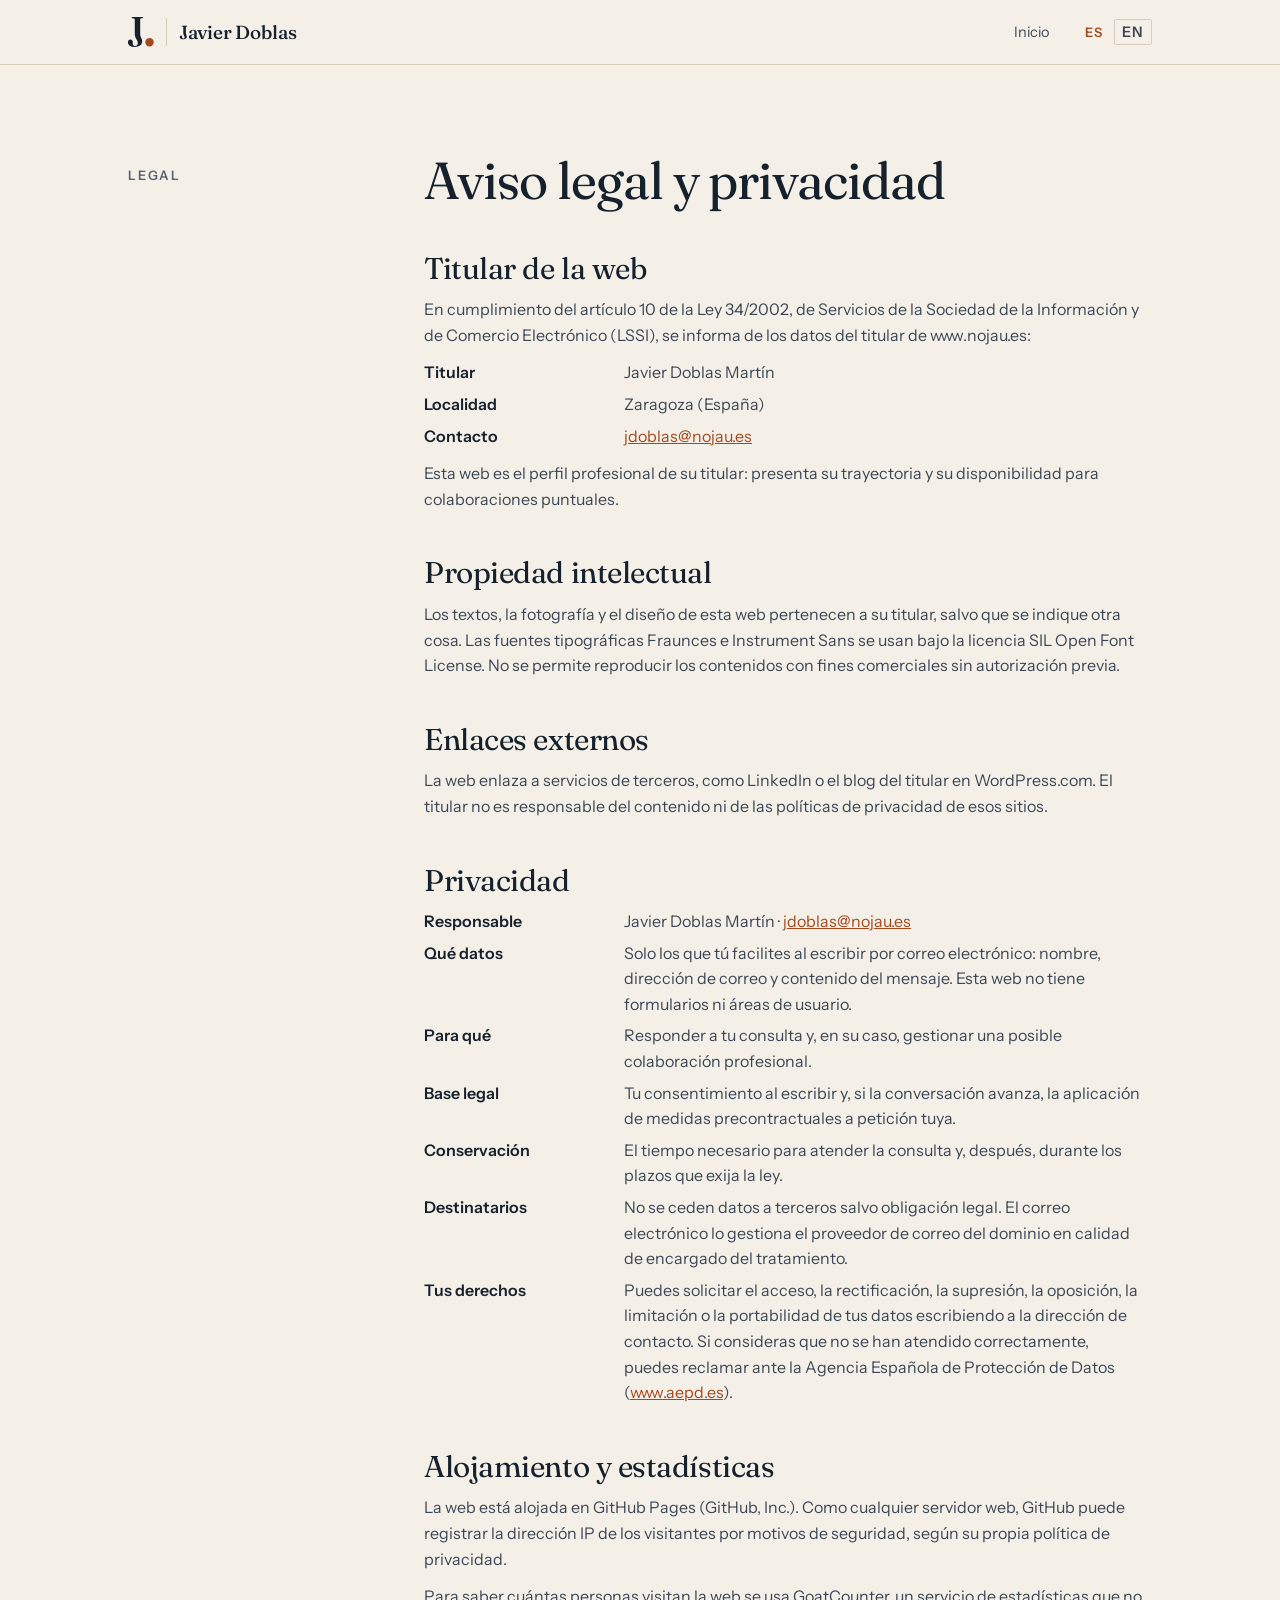
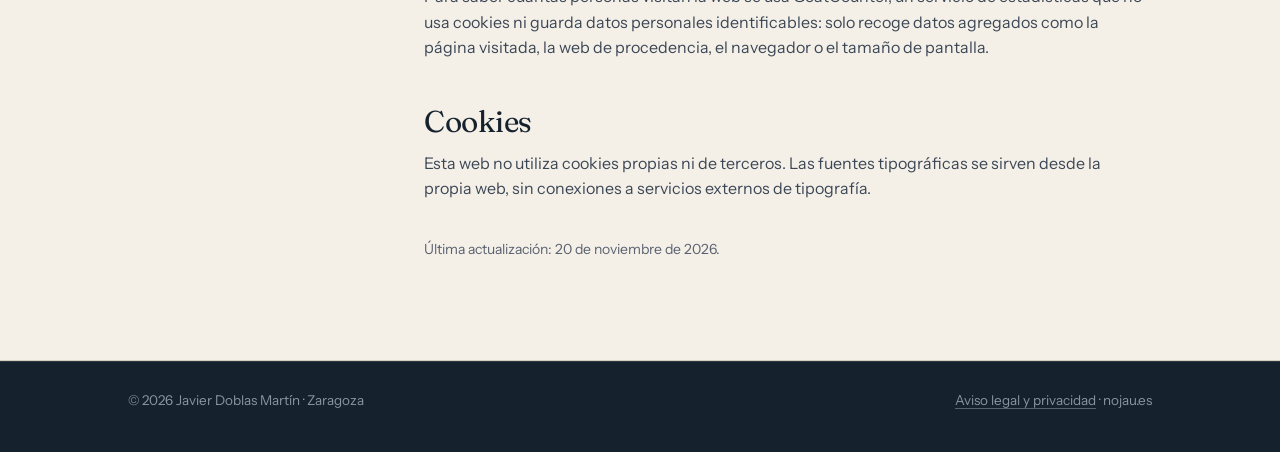
<file: legal/index.html>
<!DOCTYPE html>
<html lang="es">
<head>
<meta charset="utf-8">
<meta name="viewport" content="width=device-width, initial-scale=1">
<title>Aviso legal y privacidad · Javier Doblas</title>
<meta name="robots" content="index, follow">
<link rel="canonical" href="https://www.nojau.es/legal/">
<link rel="alternate" hreflang="es" href="https://www.nojau.es/legal/">
<link rel="alternate" hreflang="en" href="https://www.nojau.es/en/legal/">
<link rel="preload" href="/fonts/fraunces-opsz-normal.woff2" as="font" type="font/woff2" crossorigin>
<link rel="preload" href="/fonts/instrument-sans-400.woff2" as="font" type="font/woff2" crossorigin>
<link rel="stylesheet" href="/assets/site.css">
<link rel="icon" href="/favicon.ico" sizes="32x32">
<link rel="icon" href="/img/icon.svg" type="image/svg+xml">
<link rel="icon" href="/img/icon-512.png" type="image/png" sizes="512x512">
<link rel="apple-touch-icon" href="/img/apple-touch-icon.png">
<meta name="theme-color" content="#16212e">
<style>
.doc{max-width:720px;margin-left:296px}
.doc h2{font-size:clamp(24px,2.6vw,30px);margin:44px 0 12px}
.doc h2:first-child{margin-top:0}
.doc p,.doc li{color:var(--ink-2);font-size:16px;margin-bottom:12px}
.doc ul{padding-left:20px;margin-bottom:12px}
.doc dl{display:grid;grid-template-columns:180px 1fr;gap:6px 20px;font-size:16px;margin-bottom:12px}
.doc dt{font-weight:600} .doc dd{color:var(--ink-2)}
.doc a{color:var(--accent)}
.doc .upd{font-size:14px;color:var(--muted);margin-top:36px}
@media (max-width:900px){.doc{margin-left:0}.doc dl{grid-template-columns:1fr;gap:2px}.doc dd{margin-bottom:10px}}
</style>
</head>
<body>
<a class="skip" href="#contenido">Saltar al contenido</a>
<header class="top">
  <div class="wrap">
    <a class="brand" href="/"><svg class="brand-mark" viewBox="3.1 0 61.3 71.3" aria-hidden="true" focusable="false"><path fill="currentColor" d="M36.8 58.5Q36.8 64.3 31.9 67.8Q27.0 71.3 18.9 71.3Q11.3 71.3 7.1 68.2Q3.0 65.1 3.0 60.2Q3.0 57.2 4.6 55.4Q6.3 53.5 9.2 53.5Q11.5 53.5 12.9 55.2Q14.4 57.0 14.4 59.9V63.4Q14.4 65.9 15.6 67.4Q16.8 68.8 19.7 68.8Q22.6 68.8 24.5 67.0Q26.5 65.2 26.5 61.8Q26.5 59.4 25.4 57.1Q24.3 54.9 22.8 52.5Q21.4 50.0 20.3 47.0Q19.2 43.9 19.2 39.7V5.7Q19.2 4.7 18.7 4.1Q18.3 3.5 17.2 3.3L13.1 2.7Q12.3 2.5 12.0 2.1Q11.6 1.8 11.6 1.2Q11.6 0.6 12.1 0.3Q12.5 0.0 13.4 0.0H37.5Q38.4 0.0 38.8 0.3Q39.3 0.6 39.3 1.2Q39.3 2.2 37.7 2.7L34.2 3.2Q33.2 3.5 32.6 4.0Q32.1 4.5 32.1 5.5V39.1Q32.1 42.5 32.8 44.9Q33.5 47.4 34.4 49.5Q35.4 51.6 36.1 53.7Q36.8 55.9 36.8 58.5Z"/><circle class="brand-dot" cx="54.3" cy="60.0" r="10.0"/></svg><span class="brand-name">Javier Doblas</span></a>
    <nav aria-label="Principal">
      <a href="/">Inicio</a>
      <span class="lang" role="group" aria-label="Idioma"><b aria-current="page">ES</b> <a href="/en/legal/" hreflang="en" lang="en">EN</a></span>
    </nav>
  </div>
</header>
<main id="contenido" tabindex="-1">
  <section class="block">
    <div class="wrap">
      <div class="sec-head">
        <div class="num">Legal</div>
        <div><h1 style="font-size:clamp(34px,4.4vw,52px)">Aviso legal y privacidad</h1></div>
      </div>
      <div class="doc">
        <h2>Titular de la web</h2>
        <p>En cumplimiento del artículo 10 de la Ley 34/2002, de Servicios de la Sociedad de la Información y de Comercio Electrónico (LSSI), se informa de los datos del titular de www.nojau.es:</p>
        <dl>
          <dt>Titular</dt><dd>Javier Doblas Martín</dd>
          <dt>Localidad</dt><dd>Zaragoza (España)</dd>
          <dt>Contacto</dt><dd><a class="js-mail" data-u="jdoblas" data-d="nojau.es" href="#">jdoblas [arroba] nojau.es</a></dd>
        </dl>
        <p>Esta web es el perfil profesional de su titular: presenta su trayectoria y su disponibilidad para colaboraciones puntuales.</p>

        <h2>Propiedad intelectual</h2>
        <p>Los textos, la fotografía y el diseño de esta web pertenecen a su titular, salvo que se indique otra cosa. Las fuentes tipográficas Fraunces e Instrument Sans se usan bajo la licencia SIL Open Font License. No se permite reproducir los contenidos con fines comerciales sin autorización previa.</p>

        <h2>Enlaces externos</h2>
        <p>La web enlaza a servicios de terceros, como LinkedIn o el blog del titular en WordPress.com. El titular no es responsable del contenido ni de las políticas de privacidad de esos sitios.</p>

        <h2>Privacidad</h2>
        <dl>
          <dt>Responsable</dt><dd>Javier Doblas Martín · <a class="js-mail" data-u="jdoblas" data-d="nojau.es" href="#">jdoblas [arroba] nojau.es</a></dd>
          <dt>Qué datos</dt><dd>Solo los que tú facilites al escribir por correo electrónico: nombre, dirección de correo y contenido del mensaje. Esta web no tiene formularios ni áreas de usuario.</dd>
          <dt>Para qué</dt><dd>Responder a tu consulta y, en su caso, gestionar una posible colaboración profesional.</dd>
          <dt>Base legal</dt><dd>Tu consentimiento al escribir y, si la conversación avanza, la aplicación de medidas precontractuales a petición tuya.</dd>
          <dt>Conservación</dt><dd>El tiempo necesario para atender la consulta y, después, durante los plazos que exija la ley.</dd>
          <dt>Destinatarios</dt><dd>No se ceden datos a terceros salvo obligación legal. El correo electrónico lo gestiona el proveedor de correo del dominio en calidad de encargado del tratamiento.</dd>
          <dt>Tus derechos</dt><dd>Puedes solicitar el acceso, la rectificación, la supresión, la oposición, la limitación o la portabilidad de tus datos escribiendo a la dirección de contacto. Si consideras que no se han atendido correctamente, puedes reclamar ante la Agencia Española de Protección de Datos (<a href="https://www.aepd.es/" rel="noopener">www.aepd.es</a>).</dd>
        </dl>

        <h2>Alojamiento y estadísticas</h2>
        <p>La web está alojada en GitHub Pages (GitHub, Inc.). Como cualquier servidor web, GitHub puede registrar la dirección IP de los visitantes por motivos de seguridad, según su propia política de privacidad.</p>
        <p>Para saber cuántas personas visitan la web se usa GoatCounter, un servicio de estadísticas que no usa cookies ni guarda datos personales identificables: solo recoge datos agregados como la página visitada, la web de procedencia, el navegador o el tamaño de pantalla.</p>

        <h2>Cookies</h2>
        <p>Esta web no utiliza cookies propias ni de terceros. Las fuentes tipográficas se sirven desde la propia web, sin conexiones a servicios externos de tipografía.</p>

        <p class="upd">Última actualización: 20 de noviembre de 2026.</p>
      </div>
    </div>
  </section>
</main>
<footer>
  <div class="wrap">
    <span>© 2026 Javier Doblas Martín · Zaragoza</span>
    <span><a href="/legal/">Aviso legal y privacidad</a> · nojau.es</span>
  </div>
</footer>
<script>
document.querySelectorAll('.js-mail').forEach(function(a){var e=a.dataset.u+'@'+a.dataset.d;a.href='mailto:'+e;a.textContent=e;});
</script>
<script data-goatcounter="https://nojau.goatcounter.com/count" async src="https://gc.zgo.at/count.js"></script>
</body>
</html>
</file>
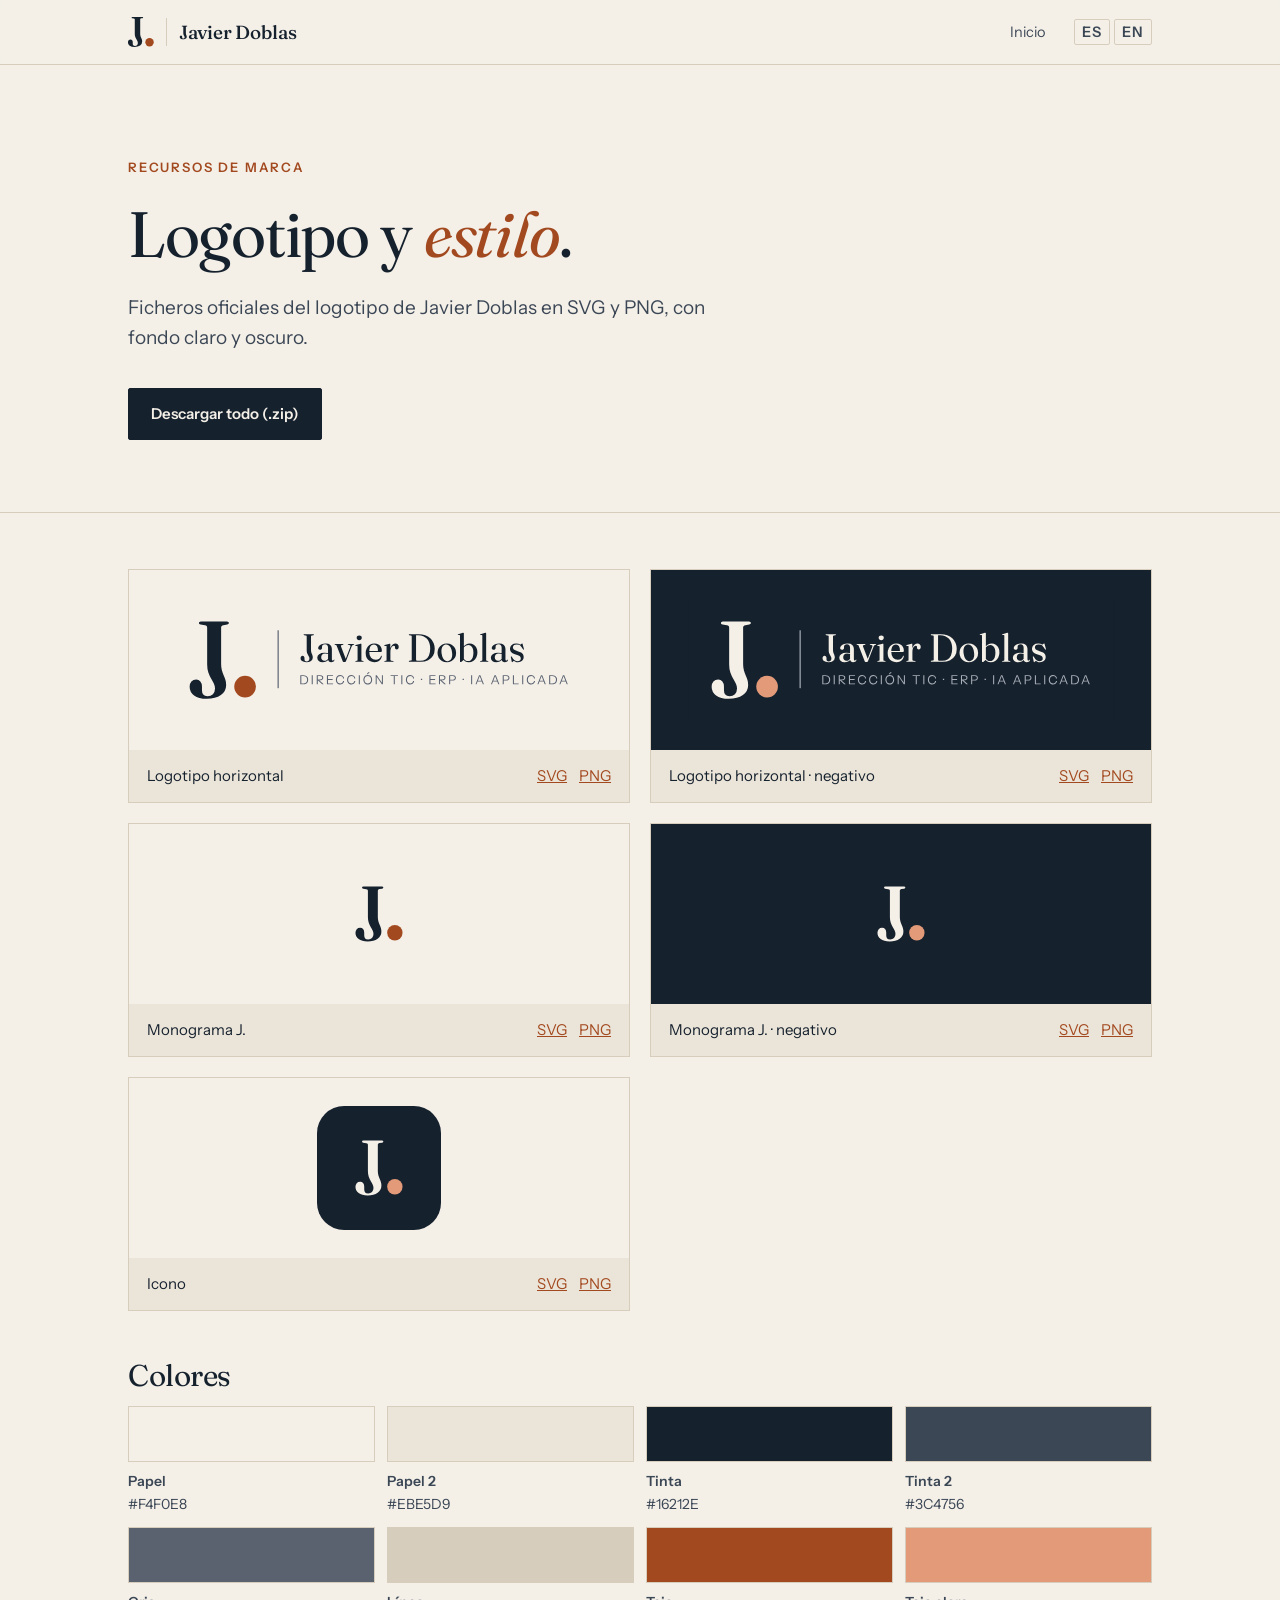
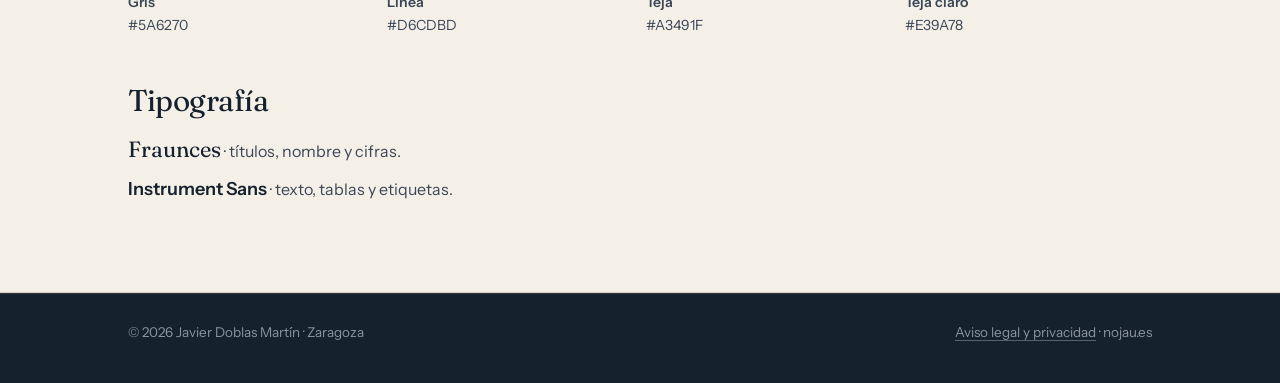
<file: marca/index.html>
<!DOCTYPE html>
<html lang="es">
<head>
<meta charset="utf-8">
<meta name="viewport" content="width=device-width, initial-scale=1">
<title>Recursos de marca · Javier Doblas</title>
<meta name="robots" content="noindex">
<link rel="preload" href="/fonts/fraunces-opsz-normal.woff2" as="font" type="font/woff2" crossorigin>
<link rel="preload" href="/fonts/instrument-sans-400.woff2" as="font" type="font/woff2" crossorigin>
<link rel="stylesheet" href="/assets/site.css">
<link rel="icon" href="/favicon.ico" sizes="32x32">
<link rel="icon" href="/img/icon.svg" type="image/svg+xml">
<link rel="icon" href="/img/icon-512.png" type="image/png" sizes="512x512">
<link rel="apple-touch-icon" href="/img/apple-touch-icon.png">
<meta name="theme-color" content="#16212e">
<style>
.doc{max-width:720px;margin-left:296px}
.doc h2{font-size:clamp(24px,2.6vw,30px);margin:44px 0 12px}
.doc h2:first-child{margin-top:0}
.doc p,.doc li{color:var(--ink-2);font-size:16px;margin-bottom:12px}
.doc ul{padding-left:20px;margin-bottom:12px}
.doc dl{display:grid;grid-template-columns:180px 1fr;gap:6px 20px;font-size:16px;margin-bottom:12px}
.doc dt{font-weight:600} .doc dd{color:var(--ink-2)}
.doc a{color:var(--accent)}
.doc .upd{font-size:14px;color:var(--muted);margin-top:36px}
@media (max-width:900px){.doc{margin-left:0}.doc dl{grid-template-columns:1fr;gap:2px}.doc dd{margin-bottom:10px}}
.kit{display:grid;grid-template-columns:repeat(2,minmax(0,1fr));gap:20px;margin:8px 0 48px}
.kit figure{margin:0;border:1px solid var(--line);background:#fff}
.kit .pv{height:180px;display:flex;align-items:center;justify-content:center;padding:28px;box-sizing:border-box;background:var(--paper)}
.kit .pv.dark{background:var(--ink)}
.kit .pv img{max-width:100%;max-height:100%}
.kit figcaption{padding:14px 18px;font-size:15px;display:flex;justify-content:space-between;gap:12px;flex-wrap:wrap;background:var(--paper-2)}
.kit figcaption a{color:var(--accent);margin-left:12px}
.sw{display:grid;grid-template-columns:repeat(4,minmax(0,1fr));gap:12px;margin:8px 0 48px}
.sw div{font-size:14px;color:var(--ink-2)}
.sw i{display:block;height:56px;border:1px solid var(--line);margin-bottom:8px}
.marca h2{font-size:clamp(24px,2.6vw,30px);margin:0 0 14px}
@media (max-width:700px){.kit{grid-template-columns:1fr}.sw{grid-template-columns:repeat(2,minmax(0,1fr))}}
</style>
</head>
<body>
<a class="skip" href="#contenido">Saltar al contenido</a>
<header class="top">
  <div class="wrap">
    <a class="brand" href="/"><svg class="brand-mark" viewBox="3.1 0 61.3 71.3" aria-hidden="true" focusable="false"><path fill="currentColor" d="M36.8 58.5Q36.8 64.3 31.9 67.8Q27.0 71.3 18.9 71.3Q11.3 71.3 7.1 68.2Q3.0 65.1 3.0 60.2Q3.0 57.2 4.6 55.4Q6.3 53.5 9.2 53.5Q11.5 53.5 12.9 55.2Q14.4 57.0 14.4 59.9V63.4Q14.4 65.9 15.6 67.4Q16.8 68.8 19.7 68.8Q22.6 68.8 24.5 67.0Q26.5 65.2 26.5 61.8Q26.5 59.4 25.4 57.1Q24.3 54.9 22.8 52.5Q21.4 50.0 20.3 47.0Q19.2 43.9 19.2 39.7V5.7Q19.2 4.7 18.7 4.1Q18.3 3.5 17.2 3.3L13.1 2.7Q12.3 2.5 12.0 2.1Q11.6 1.8 11.6 1.2Q11.6 0.6 12.1 0.3Q12.5 0.0 13.4 0.0H37.5Q38.4 0.0 38.8 0.3Q39.3 0.6 39.3 1.2Q39.3 2.2 37.7 2.7L34.2 3.2Q33.2 3.5 32.6 4.0Q32.1 4.5 32.1 5.5V39.1Q32.1 42.5 32.8 44.9Q33.5 47.4 34.4 49.5Q35.4 51.6 36.1 53.7Q36.8 55.9 36.8 58.5Z"/><circle class="brand-dot" cx="54.3" cy="60.0" r="10.0"/></svg><span class="brand-name">Javier Doblas</span></a>
    <nav aria-label="Principal">
      <a href="/">Inicio</a>
      <span class="lang" role="group" aria-label="Idioma"><a href="/" hreflang="es" lang="es">ES</a> <a href="/en/" hreflang="en" lang="en">EN</a></span>
    </nav>
  </div>
</header>
<main id="contenido" tabindex="-1">
  <section class="hero marca">
    <div class="wrap" style="grid-template-columns:1fr">
      <div>
        <p class="eyebrow">Recursos de marca</p>
        <h1>Logotipo y <em>estilo</em>.</h1>
        <p class="lead">Ficheros oficiales del logotipo de Javier Doblas en SVG y PNG, con fondo claro y oscuro.</p>
        <div class="cta"><a class="btn primary" href="/marca/logo-javier-doblas.zip" download>Descargar todo (.zip)</a></div>
      </div>
    </div>
  </section>
  <section class="block marca" style="padding-top:48px">
    <div class="wrap">
      <div class="kit"><figure><div class="pv"><img src="/marca/logo-javier-doblas-horizontal.svg" alt="Logotipo horizontal" loading="lazy"></div><figcaption><span>Logotipo horizontal</span><span><a href="/marca/logo-javier-doblas-horizontal.svg" download>SVG</a><a href="/marca/logo-javier-doblas-horizontal.png" download>PNG</a></span></figcaption></figure><figure><div class="pv dark"><img src="/marca/logo-javier-doblas-horizontal-negativo.svg" alt="Logotipo horizontal · negativo" loading="lazy"></div><figcaption><span>Logotipo horizontal · negativo</span><span><a href="/marca/logo-javier-doblas-horizontal-negativo.svg" download>SVG</a><a href="/marca/logo-javier-doblas-horizontal-negativo.png" download>PNG</a></span></figcaption></figure><figure><div class="pv"><img src="/marca/logo-j-monograma.svg" alt="Monograma J." loading="lazy"></div><figcaption><span>Monograma J.</span><span><a href="/marca/logo-j-monograma.svg" download>SVG</a><a href="/marca/logo-j-monograma.png" download>PNG</a></span></figcaption></figure><figure><div class="pv dark"><img src="/marca/logo-j-monograma-negativo.svg" alt="Monograma J. · negativo" loading="lazy"></div><figcaption><span>Monograma J. · negativo</span><span><a href="/marca/logo-j-monograma-negativo.svg" download>SVG</a><a href="/marca/logo-j-monograma-negativo.png" download>PNG</a></span></figcaption></figure><figure><div class="pv"><img src="/marca/icono-j-512.svg" alt="Icono" loading="lazy"></div><figcaption><span>Icono</span><span><a href="/marca/icono-j-512.svg" download>SVG</a><a href="/marca/icono-j-512.png" download>PNG</a></span></figcaption></figure></div>
      <h2>Colores</h2>
      <div class="sw"><div><i style="background:#F4F0E8"></i><b>Papel</b><br>#F4F0E8</div><div><i style="background:#EBE5D9"></i><b>Papel 2</b><br>#EBE5D9</div><div><i style="background:#16212E"></i><b>Tinta</b><br>#16212E</div><div><i style="background:#3C4756"></i><b>Tinta 2</b><br>#3C4756</div><div><i style="background:#5A6270"></i><b>Gris</b><br>#5A6270</div><div><i style="background:#D6CDBD"></i><b>Línea</b><br>#D6CDBD</div><div><i style="background:#A3491F"></i><b>Teja</b><br>#A3491F</div><div><i style="background:#E39A78"></i><b>Teja claro</b><br>#E39A78</div></div>
      <h2>Tipografía</h2>
      <p style="color:var(--ink-2);font-size:16px;margin-bottom:8px"><span style="font-family:var(--serif);font-size:22px;color:var(--ink)">Fraunces</span> · títulos, nombre y cifras.</p>
      <p style="color:var(--ink-2);font-size:16px"><b style="font-size:18px;color:var(--ink)">Instrument Sans</b> · texto, tablas y etiquetas.</p>
    </div>
  </section>
</main>
<footer>
  <div class="wrap">
    <span>© 2026 Javier Doblas Martín · Zaragoza</span>
    <span><a href="/legal/">Aviso legal y privacidad</a> · nojau.es</span>
  </div>
</footer>
<script>
document.querySelectorAll('.js-mail').forEach(function(a){var e=a.dataset.u+'@'+a.dataset.d;a.href='mailto:'+e;a.textContent=e;});
</script>
<script data-goatcounter="https://nojau.goatcounter.com/count" async src="https://gc.zgo.at/count.js"></script>
</body>
</html>
</file>
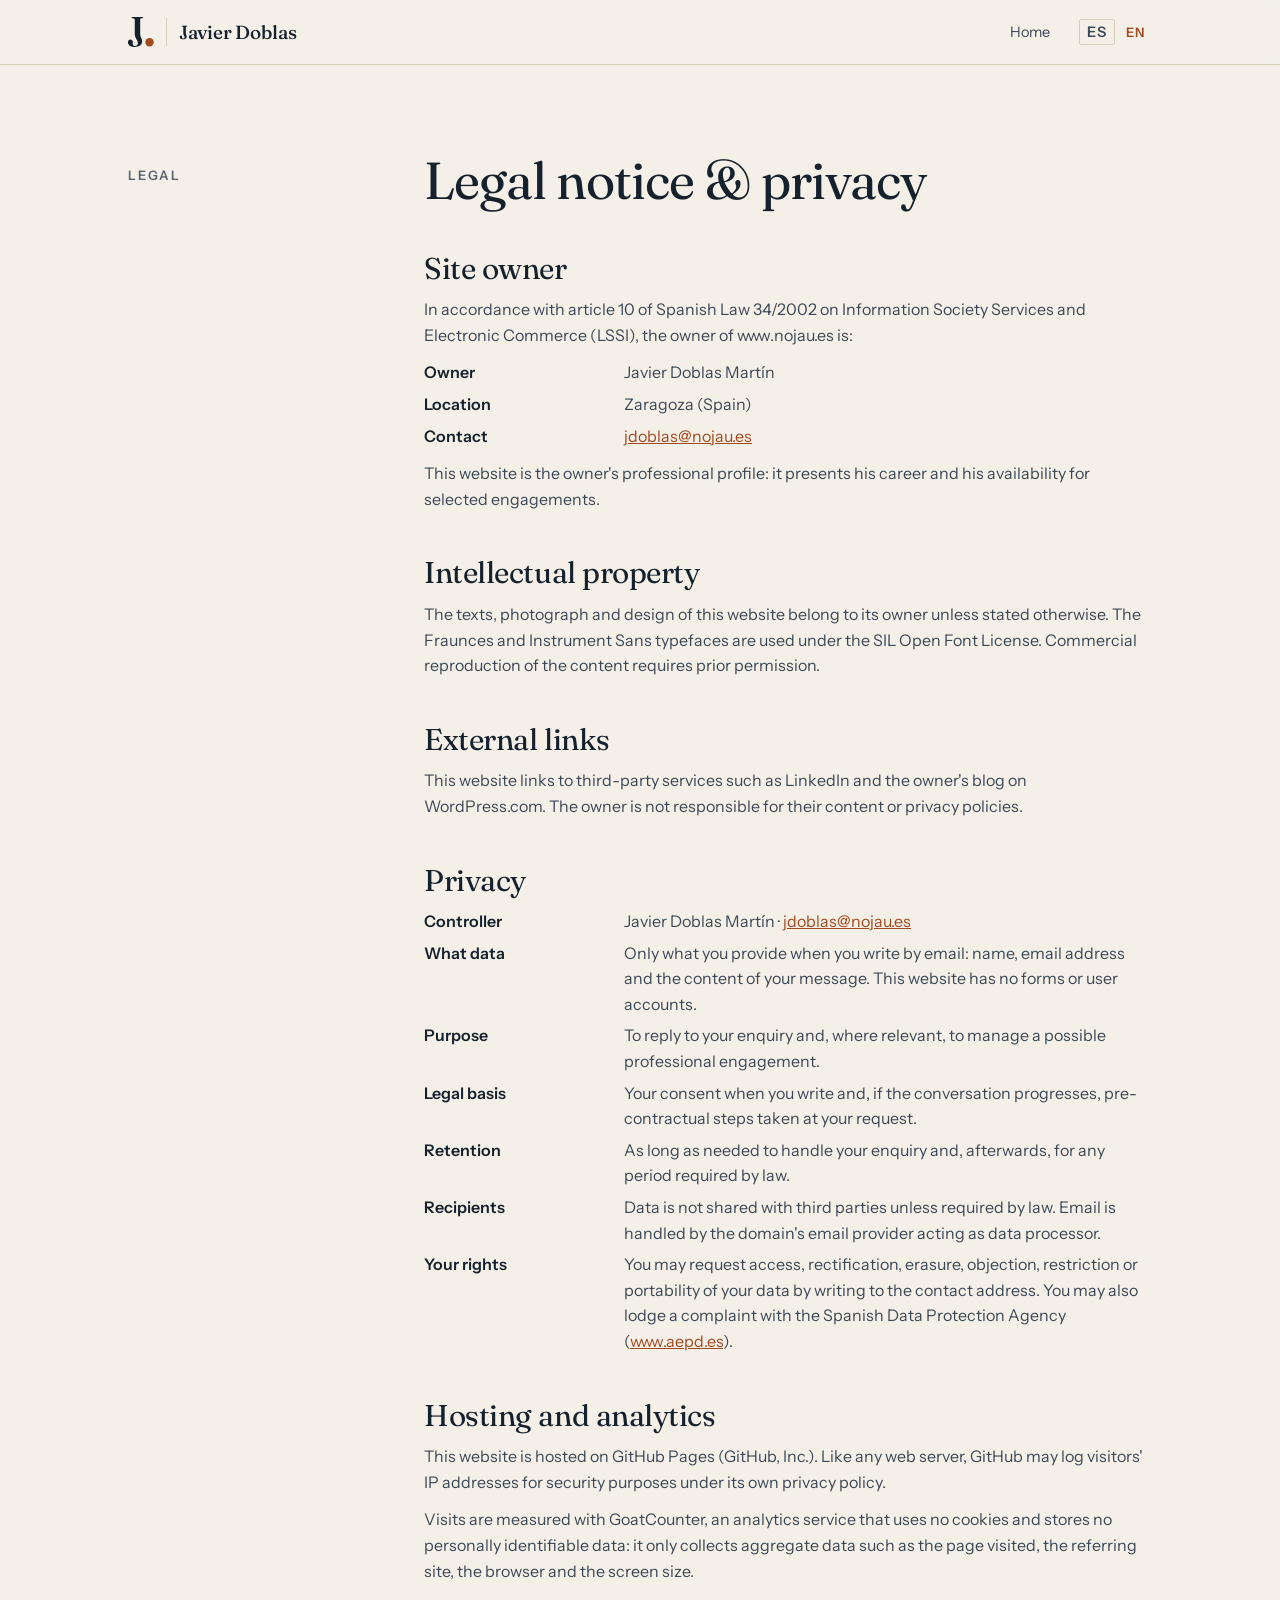
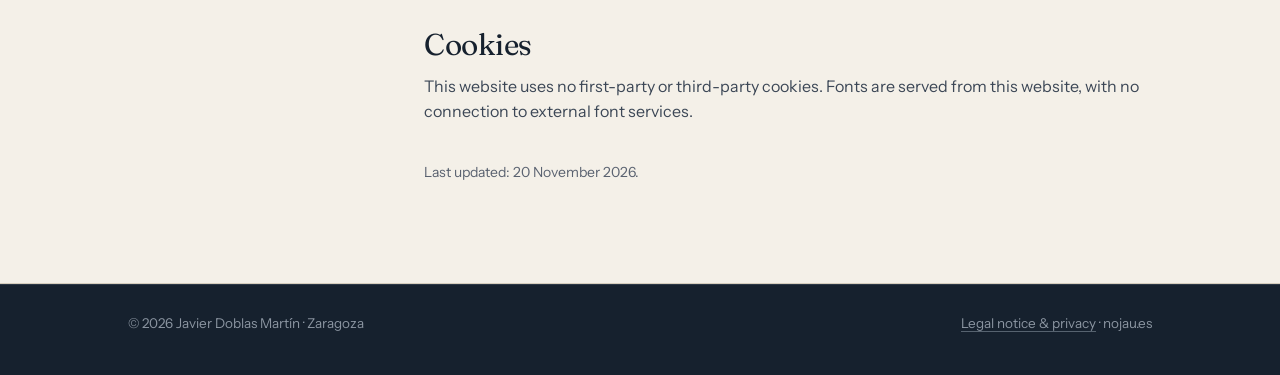
<file: en/legal/index.html>
<!DOCTYPE html>
<html lang="en">
<head>
<meta charset="utf-8">
<meta name="viewport" content="width=device-width, initial-scale=1">
<title>Legal notice & privacy · Javier Doblas</title>
<meta name="robots" content="index, follow">
<link rel="canonical" href="https://www.nojau.es/en/legal/">
<link rel="alternate" hreflang="es" href="https://www.nojau.es/legal/">
<link rel="alternate" hreflang="en" href="https://www.nojau.es/en/legal/">
<link rel="preload" href="/fonts/fraunces-opsz-normal.woff2" as="font" type="font/woff2" crossorigin>
<link rel="preload" href="/fonts/instrument-sans-400.woff2" as="font" type="font/woff2" crossorigin>
<link rel="stylesheet" href="/assets/site.css">
<link rel="icon" href="/favicon.ico" sizes="32x32">
<link rel="icon" href="/img/icon.svg" type="image/svg+xml">
<link rel="icon" href="/img/icon-512.png" type="image/png" sizes="512x512">
<link rel="apple-touch-icon" href="/img/apple-touch-icon.png">
<meta name="theme-color" content="#16212e">
<style>
.doc{max-width:720px;margin-left:296px}
.doc h2{font-size:clamp(24px,2.6vw,30px);margin:44px 0 12px}
.doc h2:first-child{margin-top:0}
.doc p,.doc li{color:var(--ink-2);font-size:16px;margin-bottom:12px}
.doc ul{padding-left:20px;margin-bottom:12px}
.doc dl{display:grid;grid-template-columns:180px 1fr;gap:6px 20px;font-size:16px;margin-bottom:12px}
.doc dt{font-weight:600} .doc dd{color:var(--ink-2)}
.doc a{color:var(--accent)}
.doc .upd{font-size:14px;color:var(--muted);margin-top:36px}
@media (max-width:900px){.doc{margin-left:0}.doc dl{grid-template-columns:1fr;gap:2px}.doc dd{margin-bottom:10px}}
</style>
</head>
<body>
<a class="skip" href="#contenido">Skip to content</a>
<header class="top">
  <div class="wrap">
    <a class="brand" href="/en/"><svg class="brand-mark" viewBox="3.1 0 61.3 71.3" aria-hidden="true" focusable="false"><path fill="currentColor" d="M36.8 58.5Q36.8 64.3 31.9 67.8Q27.0 71.3 18.9 71.3Q11.3 71.3 7.1 68.2Q3.0 65.1 3.0 60.2Q3.0 57.2 4.6 55.4Q6.3 53.5 9.2 53.5Q11.5 53.5 12.9 55.2Q14.4 57.0 14.4 59.9V63.4Q14.4 65.9 15.6 67.4Q16.8 68.8 19.7 68.8Q22.6 68.8 24.5 67.0Q26.5 65.2 26.5 61.8Q26.5 59.4 25.4 57.1Q24.3 54.9 22.8 52.5Q21.4 50.0 20.3 47.0Q19.2 43.9 19.2 39.7V5.7Q19.2 4.7 18.7 4.1Q18.3 3.5 17.2 3.3L13.1 2.7Q12.3 2.5 12.0 2.1Q11.6 1.8 11.6 1.2Q11.6 0.6 12.1 0.3Q12.5 0.0 13.4 0.0H37.5Q38.4 0.0 38.8 0.3Q39.3 0.6 39.3 1.2Q39.3 2.2 37.7 2.7L34.2 3.2Q33.2 3.5 32.6 4.0Q32.1 4.5 32.1 5.5V39.1Q32.1 42.5 32.8 44.9Q33.5 47.4 34.4 49.5Q35.4 51.6 36.1 53.7Q36.8 55.9 36.8 58.5Z"/><circle class="brand-dot" cx="54.3" cy="60.0" r="10.0"/></svg><span class="brand-name">Javier Doblas</span></a>
    <nav aria-label="Main">
      <a href="/en/">Home</a>
      <span class="lang" role="group" aria-label="Language"><a href="/legal/" hreflang="es" lang="es">ES</a> <b aria-current="page">EN</b></span>
    </nav>
  </div>
</header>
<main id="contenido" tabindex="-1">
  <section class="block">
    <div class="wrap">
      <div class="sec-head">
        <div class="num">Legal</div>
        <div><h1 style="font-size:clamp(34px,4.4vw,52px)">Legal notice &amp; privacy</h1></div>
      </div>
      <div class="doc">
        <h2>Site owner</h2>
        <p>In accordance with article 10 of Spanish Law 34/2002 on Information Society Services and Electronic Commerce (LSSI), the owner of www.nojau.es is:</p>
        <dl>
          <dt>Owner</dt><dd>Javier Doblas Martín</dd>
          <dt>Location</dt><dd>Zaragoza (Spain)</dd>
          <dt>Contact</dt><dd><a class="js-mail" data-u="jdoblas" data-d="nojau.es" href="#">jdoblas [at] nojau.es</a></dd>
        </dl>
        <p>This website is the owner's professional profile: it presents his career and his availability for selected engagements.</p>

        <h2>Intellectual property</h2>
        <p>The texts, photograph and design of this website belong to its owner unless stated otherwise. The Fraunces and Instrument Sans typefaces are used under the SIL Open Font License. Commercial reproduction of the content requires prior permission.</p>

        <h2>External links</h2>
        <p>This website links to third-party services such as LinkedIn and the owner's blog on WordPress.com. The owner is not responsible for their content or privacy policies.</p>

        <h2>Privacy</h2>
        <dl>
          <dt>Controller</dt><dd>Javier Doblas Martín · <a class="js-mail" data-u="jdoblas" data-d="nojau.es" href="#">jdoblas [at] nojau.es</a></dd>
          <dt>What data</dt><dd>Only what you provide when you write by email: name, email address and the content of your message. This website has no forms or user accounts.</dd>
          <dt>Purpose</dt><dd>To reply to your enquiry and, where relevant, to manage a possible professional engagement.</dd>
          <dt>Legal basis</dt><dd>Your consent when you write and, if the conversation progresses, pre-contractual steps taken at your request.</dd>
          <dt>Retention</dt><dd>As long as needed to handle your enquiry and, afterwards, for any period required by law.</dd>
          <dt>Recipients</dt><dd>Data is not shared with third parties unless required by law. Email is handled by the domain's email provider acting as data processor.</dd>
          <dt>Your rights</dt><dd>You may request access, rectification, erasure, objection, restriction or portability of your data by writing to the contact address. You may also lodge a complaint with the Spanish Data Protection Agency (<a href="https://www.aepd.es/" rel="noopener">www.aepd.es</a>).</dd>
        </dl>

        <h2>Hosting and analytics</h2>
        <p>This website is hosted on GitHub Pages (GitHub, Inc.). Like any web server, GitHub may log visitors' IP addresses for security purposes under its own privacy policy.</p>
        <p>Visits are measured with GoatCounter, an analytics service that uses no cookies and stores no personally identifiable data: it only collects aggregate data such as the page visited, the referring site, the browser and the screen size.</p>

        <h2>Cookies</h2>
        <p>This website uses no first-party or third-party cookies. Fonts are served from this website, with no connection to external font services.</p>

        <p class="upd">Last updated: 20 November 2026.</p>
      </div>
    </div>
  </section>
</main>
<footer>
  <div class="wrap">
    <span>© 2026 Javier Doblas Martín · Zaragoza</span>
    <span><a href="/en/legal/">Legal notice &amp; privacy</a> · nojau.es</span>
  </div>
</footer>
<script>
document.querySelectorAll('.js-mail').forEach(function(a){var e=a.dataset.u+'@'+a.dataset.d;a.href='mailto:'+e;a.textContent=e;});
</script>
<script data-goatcounter="https://nojau.goatcounter.com/count" async src="https://gc.zgo.at/count.js"></script>
</body>
</html>
</file>
<file: assets/site.css>
@font-face{font-family:"Fraunces";font-style:normal;font-weight:100 900;font-display:swap;src:url(/fonts/fraunces-opsz-normal.woff2) format("woff2")}
@font-face{font-family:"Fraunces";font-style:italic;font-weight:100 900;font-display:swap;src:url(/fonts/fraunces-opsz-italic.woff2) format("woff2")}
@font-face{font-family:"Instrument Sans";font-style:normal;font-weight:400;font-display:swap;src:url(/fonts/instrument-sans-400.woff2) format("woff2")}
@font-face{font-family:"Instrument Sans";font-style:normal;font-weight:500;font-display:swap;src:url(/fonts/instrument-sans-500.woff2) format("woff2")}
@font-face{font-family:"Instrument Sans";font-style:normal;font-weight:600;font-display:swap;src:url(/fonts/instrument-sans-600.woff2) format("woff2")}
:root{
  --paper:#f4f0e8; --paper-2:#ebe5d9; --ink:#16212e; --ink-2:#3c4756; --muted:#5a6270;
  --line:#d6cdbd; --accent:#a3491f; --accent-soft:#f0dccf;
  --serif:"Fraunces",Georgia,"Times New Roman",serif;
  --sans:"Instrument Sans",system-ui,-apple-system,"Segoe UI",sans-serif;
  --w:1080px;
}
*{box-sizing:border-box;margin:0;padding:0}
html{scroll-behavior:smooth}
body{background:var(--paper);color:var(--ink);font-family:var(--sans);font-size:17px;line-height:1.6;-webkit-font-smoothing:antialiased}
a{color:inherit}
.wrap{max-width:var(--w);margin:0 auto;padding:0 28px}
/* Cabecera */
header.top{position:sticky;top:0;z-index:10;background:rgba(244,240,232,.92);backdrop-filter:blur(8px);border-bottom:1px solid var(--line)}
header.top .wrap{display:flex;align-items:center;justify-content:space-between;height:64px}
.brand{display:inline-flex;align-items:center;gap:12px;font-family:var(--serif);font-weight:500;font-size:19px;text-decoration:none;letter-spacing:-.01em;color:var(--ink)}
.brand-mark{height:30px;width:auto;display:block}
.brand-dot{fill:var(--accent)}
.brand-name{border-left:1px solid var(--line);padding-left:12px;line-height:28px}
nav a{font-size:14.5px;text-decoration:none;color:var(--ink-2);margin-left:26px}
nav a:hover{color:var(--accent)}
.lang{margin-left:26px;font-size:13px;letter-spacing:.08em;font-weight:600}
.lang a{margin-left:0;padding:3px 7px;border:1px solid var(--line);border-radius:2px}
.lang b{padding:3px 7px;color:var(--accent)}
/* Hero */
.hero{padding:92px 0 72px;border-bottom:1px solid var(--line)}
.hero .wrap{display:grid;grid-template-columns:1fr 240px;gap:56px;align-items:center}
.eyebrow{font-size:13px;letter-spacing:.14em;text-transform:uppercase;color:var(--accent);font-weight:600;margin-bottom:22px}
h1{font-family:var(--serif);font-weight:400;font-size:clamp(38px,5.4vw,64px);line-height:1.05;letter-spacing:-.02em}
h1 em{font-style:italic;color:var(--accent)}
.lead{font-size:19px;color:var(--ink-2);max-width:620px;margin-top:26px}
.cta{display:flex;gap:14px;margin-top:34px;flex-wrap:wrap}
.btn{display:inline-block;padding:13px 22px;border-radius:2px;font-weight:600;font-size:15px;text-decoration:none;border:1px solid var(--ink)}
.btn.primary{background:var(--ink);color:var(--paper)}
.btn.primary:hover{background:var(--accent);border-color:var(--accent)}
.btn.ghost:hover{border-color:var(--accent);color:var(--accent)}
.portrait{width:240px;height:240px;border-radius:50%;object-fit:cover;filter:grayscale(.15);box-shadow:0 0 0 10px var(--paper-2)}
/* Cifras */
.figures{display:grid;grid-template-columns:repeat(4,1fr);border-bottom:1px solid var(--line)}
.fig{padding:34px 28px;border-right:1px solid var(--line)}
.fig:last-child{border-right:0}
.fig b{display:block;font-family:var(--serif);font-weight:400;font-size:46px;line-height:1;letter-spacing:-.02em}
.fig span{display:block;font-size:14px;color:var(--muted);margin-top:10px;line-height:1.4}
/* Secciones */
section.block{padding:88px 0;border-bottom:1px solid var(--line)}
.sec-head{display:grid;grid-template-columns:240px 1fr;gap:56px;margin-bottom:44px}
.sec-head .num{font-size:13px;letter-spacing:.14em;text-transform:uppercase;color:var(--muted);font-weight:600;padding-top:12px}
h2{font-family:var(--serif);font-weight:400;font-size:clamp(30px,3.6vw,42px);line-height:1.12;letter-spacing:-.015em}
.sec-head p{color:var(--ink-2);margin-top:14px;max-width:640px}
/* Hitos */
.cases{display:grid;grid-template-columns:repeat(2,1fr);gap:1px;background:var(--line);border:1px solid var(--line)}
.case{background:var(--paper);padding:34px 32px}
.case .tag{font-size:12.5px;letter-spacing:.1em;text-transform:uppercase;color:var(--accent);font-weight:600}
.case h3{font-family:var(--serif);font-weight:600;font-size:23px;line-height:1.25;margin:12px 0 12px;letter-spacing:-.01em}
.case p{font-size:15.5px;color:var(--ink-2)}
.case ul{list-style:none;margin-top:16px;display:flex;flex-wrap:wrap;gap:8px}
.case li{font-size:13px;background:var(--paper-2);padding:4px 10px;border-radius:2px;color:var(--ink-2)}
/* Áreas */
.areas{display:grid;grid-template-columns:repeat(3,1fr);gap:40px 48px;margin-left:296px}
.area h3{font-size:16px;font-weight:600;margin-bottom:8px;padding-top:14px;border-top:2px solid var(--ink)}
.area p{font-size:15px;color:var(--ink-2)}
/* Trayectoria */
.timeline{margin-left:296px;border-top:1px solid var(--line)}
.row{display:grid;grid-template-columns:150px 1fr;gap:28px;padding:22px 0;border-bottom:1px solid var(--line)}
.row .when{font-size:14px;color:var(--muted);font-variant-numeric:tabular-nums;padding-top:2px}
.row h3{font-size:17px;font-weight:600}
.row h3 small{font-weight:400;color:var(--muted);font-size:15px}
.row p{font-size:15px;color:var(--ink-2);margin-top:4px}
.row.minor h3{font-weight:500}
/* Formación */
.edu{margin-left:296px;display:grid;grid-template-columns:repeat(2,1fr);gap:28px 48px}
.edu div{font-size:15px;color:var(--ink-2)}
.edu b{display:block;color:var(--ink);font-size:16px;margin-bottom:2px}
/* Colaboraciones */
.posts{margin-left:296px;border-top:1px solid var(--line)}
.post{display:grid;grid-template-columns:150px 1fr;gap:28px;padding:22px 0;border-bottom:1px solid var(--line);text-decoration:none}
.post time{font-size:14px;color:var(--muted);padding-top:3px}
.post h3{font-family:var(--serif);font-weight:400;font-size:22px;line-height:1.25;letter-spacing:-.01em}
.post p{font-size:15px;color:var(--ink-2);margin-top:6px}
.post:hover h3{color:var(--accent)}
.more{margin-left:296px;margin-top:26px;display:inline-block;font-weight:600;font-size:15px;color:var(--accent);text-decoration:none;border-bottom:1px solid var(--accent)}
.collab{background:var(--ink);color:var(--paper);border-bottom:0}
.collab .num{color:#9aa3ae}
.collab .sec-head p{color:#c9cfd6}
.collab-list{margin-left:296px;display:grid;grid-template-columns:repeat(2,1fr);gap:1px;background:#2c3846;border:1px solid #2c3846}
.collab-list div{background:var(--ink);padding:28px 26px}
.collab-list h3{font-family:var(--serif);font-weight:400;font-size:22px;margin-bottom:10px}
.collab-list p{font-size:15px;color:#c9cfd6}
.steps{margin-left:296px;margin-top:56px;list-style:none;padding:0;display:grid;grid-template-columns:repeat(4,minmax(0,1fr));gap:32px}
.steps-title{margin-left:296px;margin-top:64px;font-size:12.5px;letter-spacing:.12em;text-transform:uppercase;color:#9aa3ae;font-weight:600}
.steps-title + .steps{margin-top:18px}
.steps li{border-top:1px solid #56626f;padding-top:16px}
.steps b{display:block;font-family:var(--serif);font-weight:400;font-size:28px;color:#e39a78;line-height:1;margin-bottom:12px}
.steps h3{font-size:16px;font-weight:600;margin-bottom:8px}
.steps p{font-size:15px;color:#c9cfd6}
.steps p a{text-decoration:none;border-bottom:1px solid #56626f}
.steps p a:hover{color:#e39a78;border-color:#e39a78}
/* Cinco ejes */
.ejes{margin-left:296px;margin-top:18px;list-style:none;padding:0;border-bottom:1px solid #56626f}
.ejes li{display:grid;grid-template-columns:48px 230px 1fr;gap:24px;padding:20px 0;border-top:1px solid #56626f;align-items:baseline}
.ejes b{font-family:var(--serif);font-weight:400;font-size:24px;color:#e39a78;line-height:1}
.ejes h4{font-size:16px;font-weight:600;line-height:1.4}
.ejes p{font-size:15px;color:#c9cfd6}
.ejes p span{display:block;color:#9aa3ae;margin-top:4px}
.ejes li.ia{border-top-color:#e39a78}
.ejes li.ia b{font-size:20px;letter-spacing:.04em}
.contact a.vcf{font-family:var(--sans);font-size:15px;font-weight:600}
.contact{margin-left:296px;margin-top:52px;display:flex;gap:44px;flex-wrap:wrap;align-items:baseline}
.contact .label{display:block;font-size:12.5px;letter-spacing:.12em;text-transform:uppercase;color:#9aa3ae;margin-bottom:6px}
.contact a{font-family:var(--serif);font-size:24px;text-decoration:none;border-bottom:1px solid #56626f}
.contact a:hover{color:#e9a27f;border-color:#e9a27f}
footer{background:var(--ink);color:#8b95a1;font-size:13.5px;padding:28px 0 40px;border-top:1px solid #2c3846}
footer .wrap{display:flex;justify-content:space-between;flex-wrap:wrap;gap:10px}
/* Responsive */
@media (max-width:900px){
  .hero .wrap{grid-template-columns:1fr}
  .portrait{width:150px;height:150px;order:-1}
  .figures{grid-template-columns:repeat(2,1fr)}
  .fig:nth-child(2){border-right:0}
  .fig:nth-child(-n+2){border-bottom:1px solid var(--line)}
  .sec-head{grid-template-columns:1fr;gap:10px}
  .areas,.timeline,.edu,.collab-list,.contact,.posts,.more,.steps,.steps-title,.ejes{margin-left:0}
  .ejes li{grid-template-columns:48px 1fr;gap:6px 18px}
  .ejes p{grid-column:2}
  .steps{grid-template-columns:1fr 1fr}
  .post{grid-template-columns:1fr;gap:4px}
  .areas,.collab-list{grid-template-columns:1fr 1fr}
  .cases{grid-template-columns:1fr}
  nav > a{display:none}
}
@media (max-width:560px){
  body{font-size:16px}
  .wrap{padding:0 20px}
  .hero{padding:56px 0 48px}
  section.block{padding:60px 0}
  .areas,.collab-list,.edu,.steps{grid-template-columns:1fr}
  .row{grid-template-columns:1fr;gap:4px}
  .fig{padding:24px 18px}.fig b{font-size:36px}
}
/* Accesibilidad */
.skip{position:absolute;left:-9999px;top:8px;z-index:20;background:var(--ink);color:var(--paper);padding:10px 16px;font-weight:600;text-decoration:none;border-radius:2px}
.skip:focus{left:16px}
:focus-visible{outline:2px solid var(--accent);outline-offset:3px}
.collab :focus-visible,footer :focus-visible{outline-color:#e9a27f}
@media (prefers-reduced-motion:reduce){html{scroll-behavior:auto}*,*::before,*::after{transition:none!important;animation:none!important}}
footer a{color:inherit;text-decoration:none;border-bottom:1px solid #56626f}
footer a:hover{color:#e9a27f;border-color:#e9a27f}
</file>
